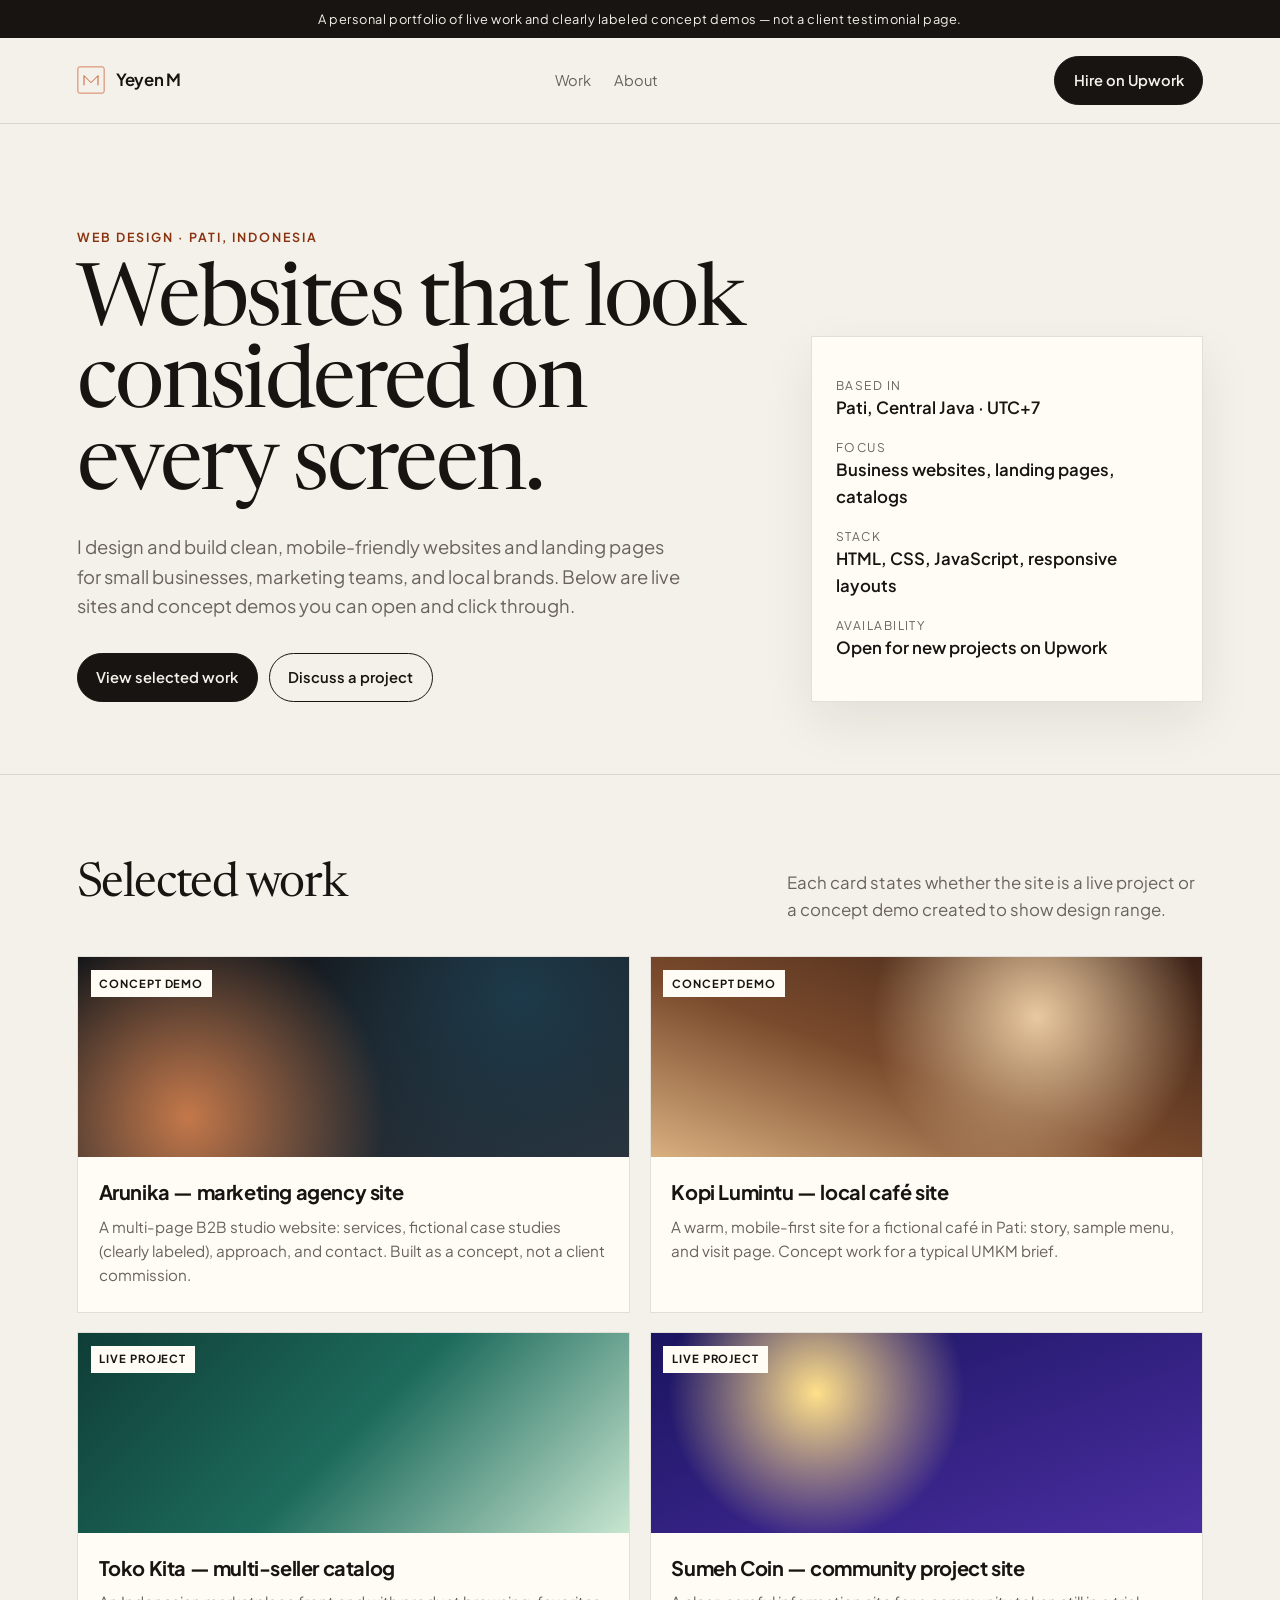
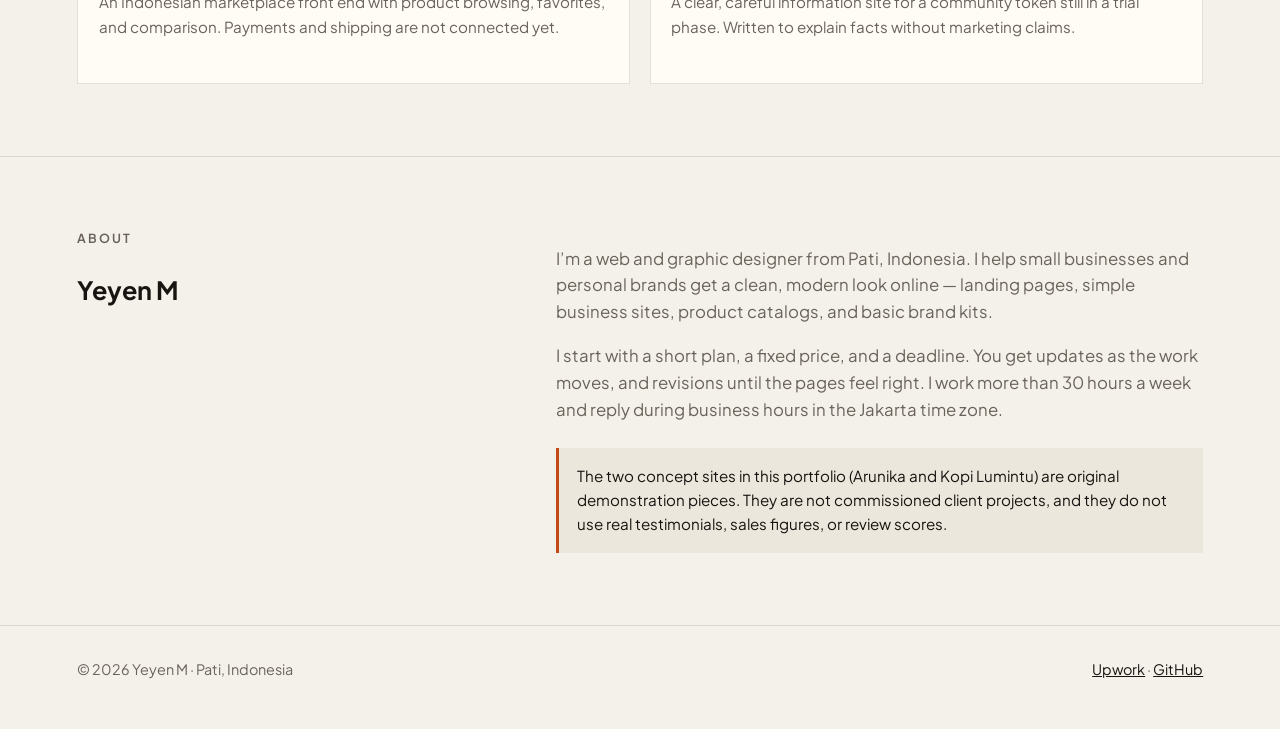
<file: index.html>
<!DOCTYPE html>
<html lang="en">
<head>
  <meta charset="utf-8">
  <meta name="viewport" content="width=device-width, initial-scale=1">
  <title>Yeyen M — Website &amp; Landing Page Designer</title>
  <meta name="description" content="Selected live websites and concept demos by Yeyen M, a web designer in Pati, Indonesia. Agency, local business, marketplace, and community sites.">
  <meta name="author" content="Yeyen M">
  <link rel="icon" href="assets/ym-mark.svg" type="image/svg+xml">
  <link rel="preconnect" href="https://fonts.googleapis.com">
  <link rel="preconnect" href="https://fonts.gstatic.com" crossorigin>
  <link href="https://fonts.googleapis.com/css2?family=Newsreader:ital,opsz,wght@0,6..72,400;0,6..72,500;1,6..72,400&family=Plus+Jakarta+Sans:wght@400;500;600;700&display=swap" rel="stylesheet">
  <link rel="stylesheet" href="styles.css">
</head>
<body>
  <a class="skip" href="#main">Skip to content</a>
  <div class="demo-banner">A personal portfolio of live work and clearly labeled concept demos — not a client testimonial page.</div>
  <header class="site">
    <a class="brand" href="./">
      <svg viewBox="0 0 64 64" fill="none" aria-hidden="true"><rect x="2" y="2" width="60" height="60" rx="4" stroke="currentColor" stroke-width="1.5"/><path d="M16 44V22l16 16 16-16v22" stroke="currentColor" stroke-width="2" stroke-linejoin="round"/></svg>
      Yeyen M
    </a>
    <button class="nav-toggle" type="button" aria-expanded="false" aria-label="Open menu"></button>
    <nav aria-label="Primary">
      <ul>
        <li><a href="#work">Work</a></li>
        <li><a href="#about">About</a></li>
        <li><a class="btn solid" href="https://www.upwork.com/freelancers/~013d0ae5dbf8b68356" rel="noopener">Hire on Upwork</a></li>
      </ul>
    </nav>
    <a class="btn solid" href="https://www.upwork.com/freelancers/~013d0ae5dbf8b68356" rel="noopener">Hire on Upwork</a>
  </header>
  <main id="main">
    <section class="hero">
      <div>
        <p class="eyebrow">Web design · Pati, Indonesia</p>
        <h1>Websites that look considered on every screen.</h1>
        <p class="lede">I design and build clean, mobile-friendly websites and landing pages for small businesses, marketing teams, and local brands. Below are live sites and concept demos you can open and click through.</p>
        <div class="hero-actions">
          <a class="btn solid" href="#work">View selected work</a>
          <a class="btn ghost" href="https://www.upwork.com/freelancers/~013d0ae5dbf8b68356" rel="noopener">Discuss a project</a>
        </div>
      </div>
      <aside class="hero-aside" aria-label="Profile facts">
        <dl>
          <dt>Based in</dt>
          <dd>Pati, Central Java · UTC+7</dd>
          <dt>Focus</dt>
          <dd>Business websites, landing pages, catalogs</dd>
          <dt>Stack</dt>
          <dd>HTML, CSS, JavaScript, responsive layouts</dd>
          <dt>Availability</dt>
          <dd>Open for new projects on Upwork</dd>
        </dl>
      </aside>
    </section>

    <section id="work">
      <div class="section-head">
        <h2>Selected work</h2>
        <p style="margin:0;color:var(--muted);max-width:26rem">Each card states whether the site is a live project or a concept demo created to show design range.</p>
      </div>
      <div class="grid">
        <a class="card" href="agency/">
          <div class="card-visual v-agency"><span class="tag">Concept demo</span></div>
          <div class="card-body">
            <h3>Arunika — marketing agency site</h3>
            <p>A multi-page B2B studio website: services, fictional case studies (clearly labeled), approach, and contact. Built as a concept, not a client commission.</p>
          </div>
        </a>
        <a class="card" href="cafe/">
          <div class="card-visual v-cafe"><span class="tag">Concept demo</span></div>
          <div class="card-body">
            <h3>Kopi Lumintu — local café site</h3>
            <p>A warm, mobile-first site for a fictional café in Pati: story, sample menu, and visit page. Concept work for a typical UMKM brief.</p>
          </div>
        </a>
        <a class="card" href="https://yeyenmuhidin.github.io/toko-kita-id/" rel="noopener">
          <div class="card-visual v-toko"><span class="tag">Live project</span></div>
          <div class="card-body">
            <h3>Toko Kita — multi-seller catalog</h3>
            <p>An Indonesian marketplace front end with product browsing, favorites, and comparison. Payments and shipping are not connected yet.</p>
          </div>
        </a>
        <a class="card" href="https://yeyenmuhidin.github.io/Sumeh_Coin/" rel="noopener">
          <div class="card-visual v-sumeh"><span class="tag">Live project</span></div>
          <div class="card-body">
            <h3>Sumeh Coin — community project site</h3>
            <p>A clear, careful information site for a community token still in a trial phase. Written to explain facts without marketing claims.</p>
          </div>
        </a>
      </div>
    </section>

    <section class="about" id="about">
      <div>
        <p class="eyebrow">About</p>
        <h2>Yeyen M</h2>
      </div>
      <div>
        <p>I’m a web and graphic designer from Pati, Indonesia. I help small businesses and personal brands get a clean, modern look online — landing pages, simple business sites, product catalogs, and basic brand kits.</p>
        <p>I start with a short plan, a fixed price, and a deadline. You get updates as the work moves, and revisions until the pages feel right. I work more than 30 hours a week and reply during business hours in the Jakarta time zone.</p>
        <div class="note">
          The two concept sites in this portfolio (Arunika and Kopi Lumintu) are original demonstration pieces. They are not commissioned client projects, and they do not use real testimonials, sales figures, or review scores.
        </div>
      </div>
    </section>
  </main>
  <footer class="site">
    <div>© 2026 Yeyen M · Pati, Indonesia</div>
    <div>
      <a href="https://www.upwork.com/freelancers/~013d0ae5dbf8b68356" rel="noopener">Upwork</a>
      ·
      <a href="https://github.com/yeyenmuhidin" rel="noopener">GitHub</a>
    </div>
  </footer>
  <script src="agency/nav.js"></script>
</body>
</html>
</file>
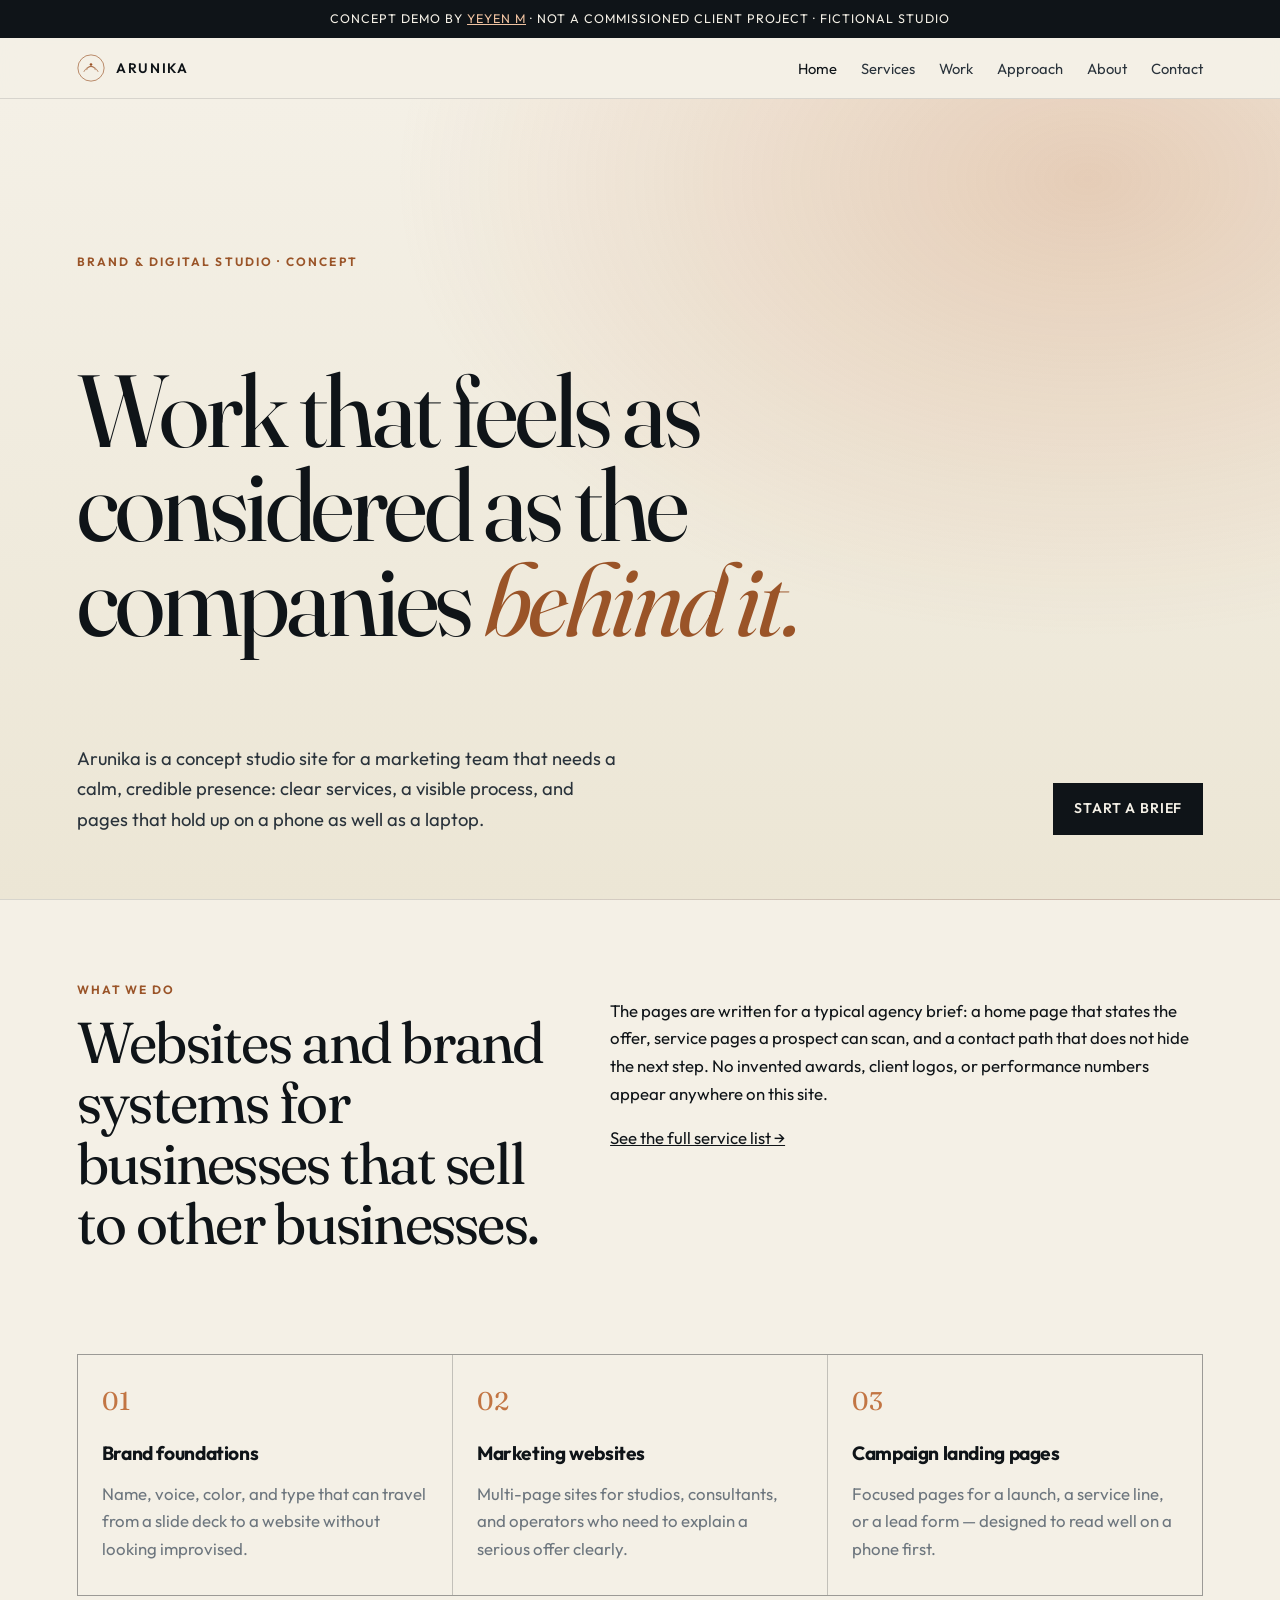
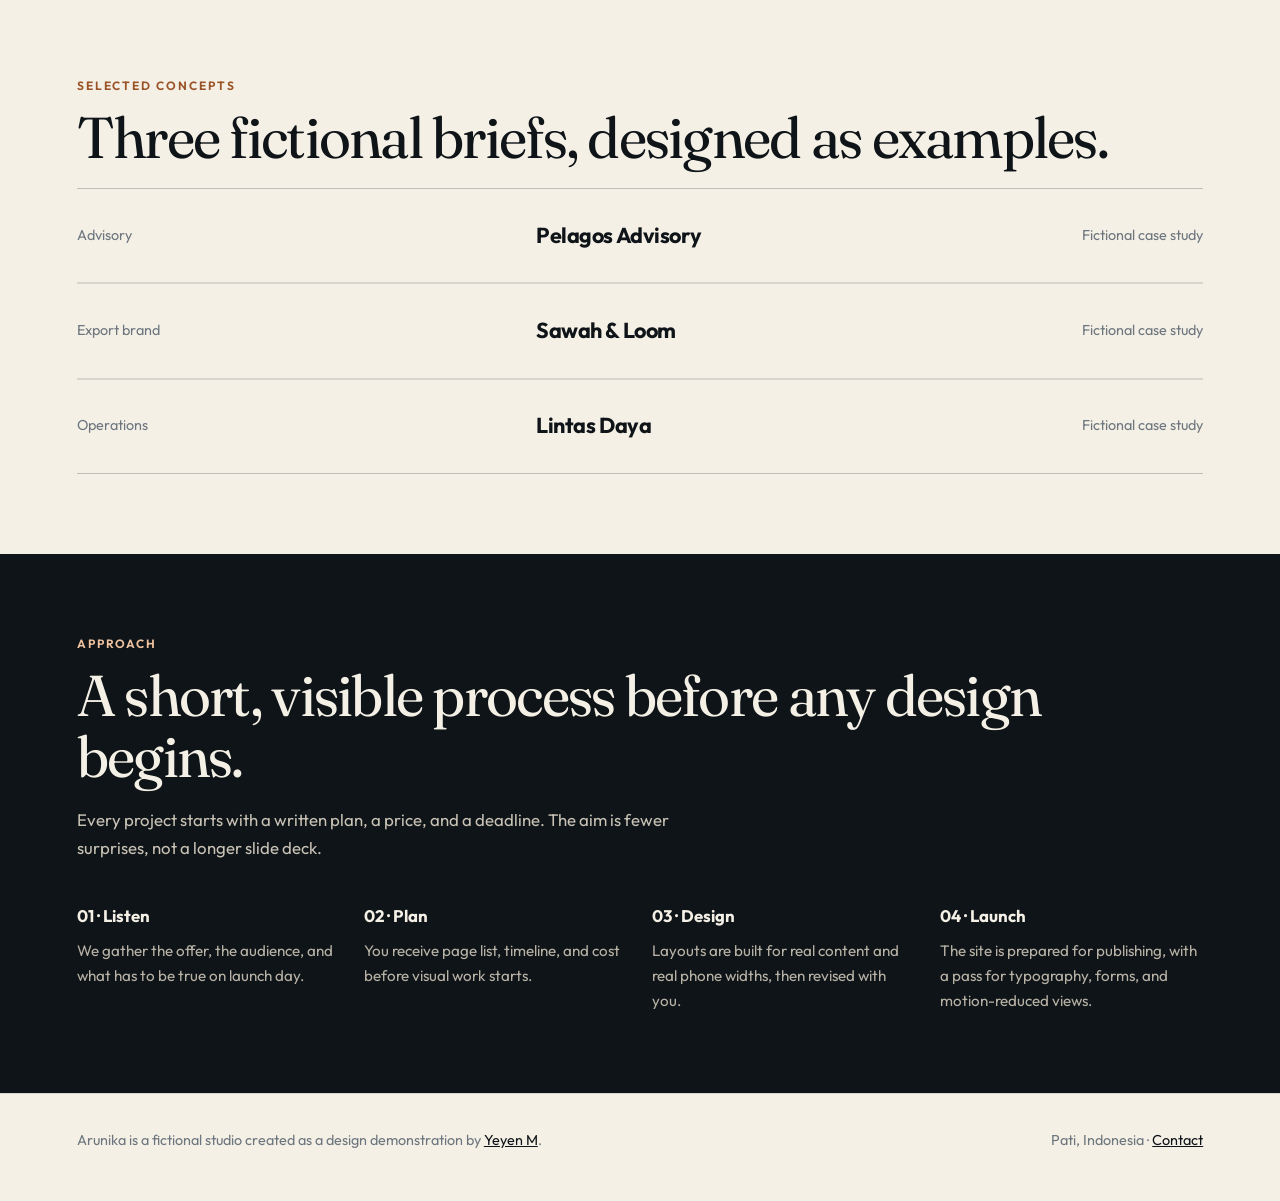
<file: agency/index.html>
<!DOCTYPE html>
<html lang="en">
<head>
  <meta charset="utf-8">
  <meta name="viewport" content="width=device-width, initial-scale=1">
  <title>Arunika — Brand & Digital Studio (Concept Demo)</title>
  <meta name="description" content="Concept website for a fictional marketing studio. Designed by Yeyen M as portfolio work, not a client commission.">
  <meta name="author" content="Yeyen M">
  <link rel="icon" href="../assets/arunika-mark.svg" type="image/svg+xml">
  <link rel="preconnect" href="https://fonts.googleapis.com">
  <link rel="preconnect" href="https://fonts.gstatic.com" crossorigin>
  <link href="https://fonts.googleapis.com/css2?family=Fraunces:ital,opsz,wght@0,9..144,400;0,9..144,500;1,9..144,400&family=Outfit:wght@400;500;580;650&display=swap" rel="stylesheet">
  <link rel="stylesheet" href="styles.css">
  
</head>
<body>
  <a class="skip" href="#main">Skip to content</a>
  <div class="demo-banner">Concept demo by <a href="../">Yeyen M</a> · Not a commissioned client project · Fictional studio</div>
  <header class="site">
    <a class="brand" href="index.html">
      <svg viewBox="0 0 64 64" fill="none" aria-hidden="true"><circle cx="32" cy="32" r="30" stroke="currentColor" stroke-width="1.5"/><path d="M16 40c8-16 24-16 32 0" stroke="currentColor" stroke-width="1.5" stroke-linecap="round"/><path d="M22 36c6-10 14-10 20 0" stroke="currentColor" stroke-width="1.5" stroke-linecap="round"/><circle cx="32" cy="24" r="3" fill="currentColor"/></svg>
      Arunika
    </a>
    <button class="nav-toggle" type="button" aria-expanded="false" aria-label="Open menu"></button>
    <nav aria-label="Primary">
      <ul>
          <li><a href="index.html" aria-current="page">Home</a></li>
          <li><a href="services.html">Services</a></li>
          <li><a href="work.html">Work</a></li>
          <li><a href="approach.html">Approach</a></li>
          <li><a href="about.html">About</a></li>
          <li><a href="contact.html">Contact</a></li>
      </ul>
    </nav>
  </header>
  <main id="main">
    <section class="hero">
      <p class="eyebrow">Brand &amp; digital studio · Concept</p>
      <h1>Work that feels as considered as the companies <em>behind it.</em></h1>
      <div class="row">
        <p>Arunika is a concept studio site for a marketing team that needs a calm, credible presence: clear services, a visible process, and pages that hold up on a phone as well as a laptop.</p>
        <a class="btn solid" href="contact.html">Start a brief</a>
      </div>
    </section>
    <section>
      <div class="split">
        <div>
          <p class="kicker">What we do</p>
          <h2 class="display">Websites and brand systems for businesses that sell to other businesses.</h2>
        </div>
        <div>
          <p>The pages are written for a typical agency brief: a home page that states the offer, service pages a prospect can scan, and a contact path that does not hide the next step. No invented awards, client logos, or performance numbers appear anywhere on this site.</p>
          <p><a href="services.html">See the full service list →</a></p>
        </div>
      </div>
    </section>
    <section style="padding-top:0">
      <div class="services">
        <article class="service"><span class="num">01</span><h3>Brand foundations</h3><p>Name, voice, color, and type that can travel from a slide deck to a website without looking improvised.</p></article>
        <article class="service"><span class="num">02</span><h3>Marketing websites</h3><p>Multi-page sites for studios, consultants, and operators who need to explain a serious offer clearly.</p></article>
        <article class="service"><span class="num">03</span><h3>Campaign landing pages</h3><p>Focused pages for a launch, a service line, or a lead form — designed to read well on a phone first.</p></article>
      </div>
    </section>
    <section style="padding-top:0">
      <p class="kicker">Selected concepts</p>
      <h2 class="display">Three fictional briefs, designed as examples.</h2>
      <div class="work-list">
        <a class="work-item" href="work.html#pelagos">
          <span class="meta">Advisory</span>
          <strong>Pelagos Advisory</strong>
          <span class="meta">Fictional case study</span>
        </a>
        <a class="work-item" href="work.html#sawah">
          <span class="meta">Export brand</span>
          <strong>Sawah &amp; Loom</strong>
          <span class="meta">Fictional case study</span>
        </a>
        <a class="work-item" href="work.html#lintas">
          <span class="meta">Operations</span>
          <strong>Lintas Daya</strong>
          <span class="meta">Fictional case study</span>
        </a>
      </div>
    </section>
    <section class="panel">
      <p class="kicker" style="color:#efc2a0">Approach</p>
      <h2 class="display">A short, visible process before any design begins.</h2>
      <p>Every project starts with a written plan, a price, and a deadline. The aim is fewer surprises, not a longer slide deck.</p>
      <div class="steps">
        <div><h3>01 · Listen</h3><p>We gather the offer, the audience, and what has to be true on launch day.</p></div>
        <div><h3>02 · Plan</h3><p>You receive page list, timeline, and cost before visual work starts.</p></div>
        <div><h3>03 · Design</h3><p>Layouts are built for real content and real phone widths, then revised with you.</p></div>
        <div><h3>04 · Launch</h3><p>The site is prepared for publishing, with a pass for typography, forms, and motion-reduced views.</p></div>
      </div>
    </section>

  </main>
  <footer class="site">
    <div>Arunika is a fictional studio created as a design demonstration by <a href="../">Yeyen M</a>.</div>
    <div>Pati, Indonesia · <a href="contact.html">Contact</a></div>
  </footer>
  <script src="nav.js"></script>
</body>
</html>
</file>
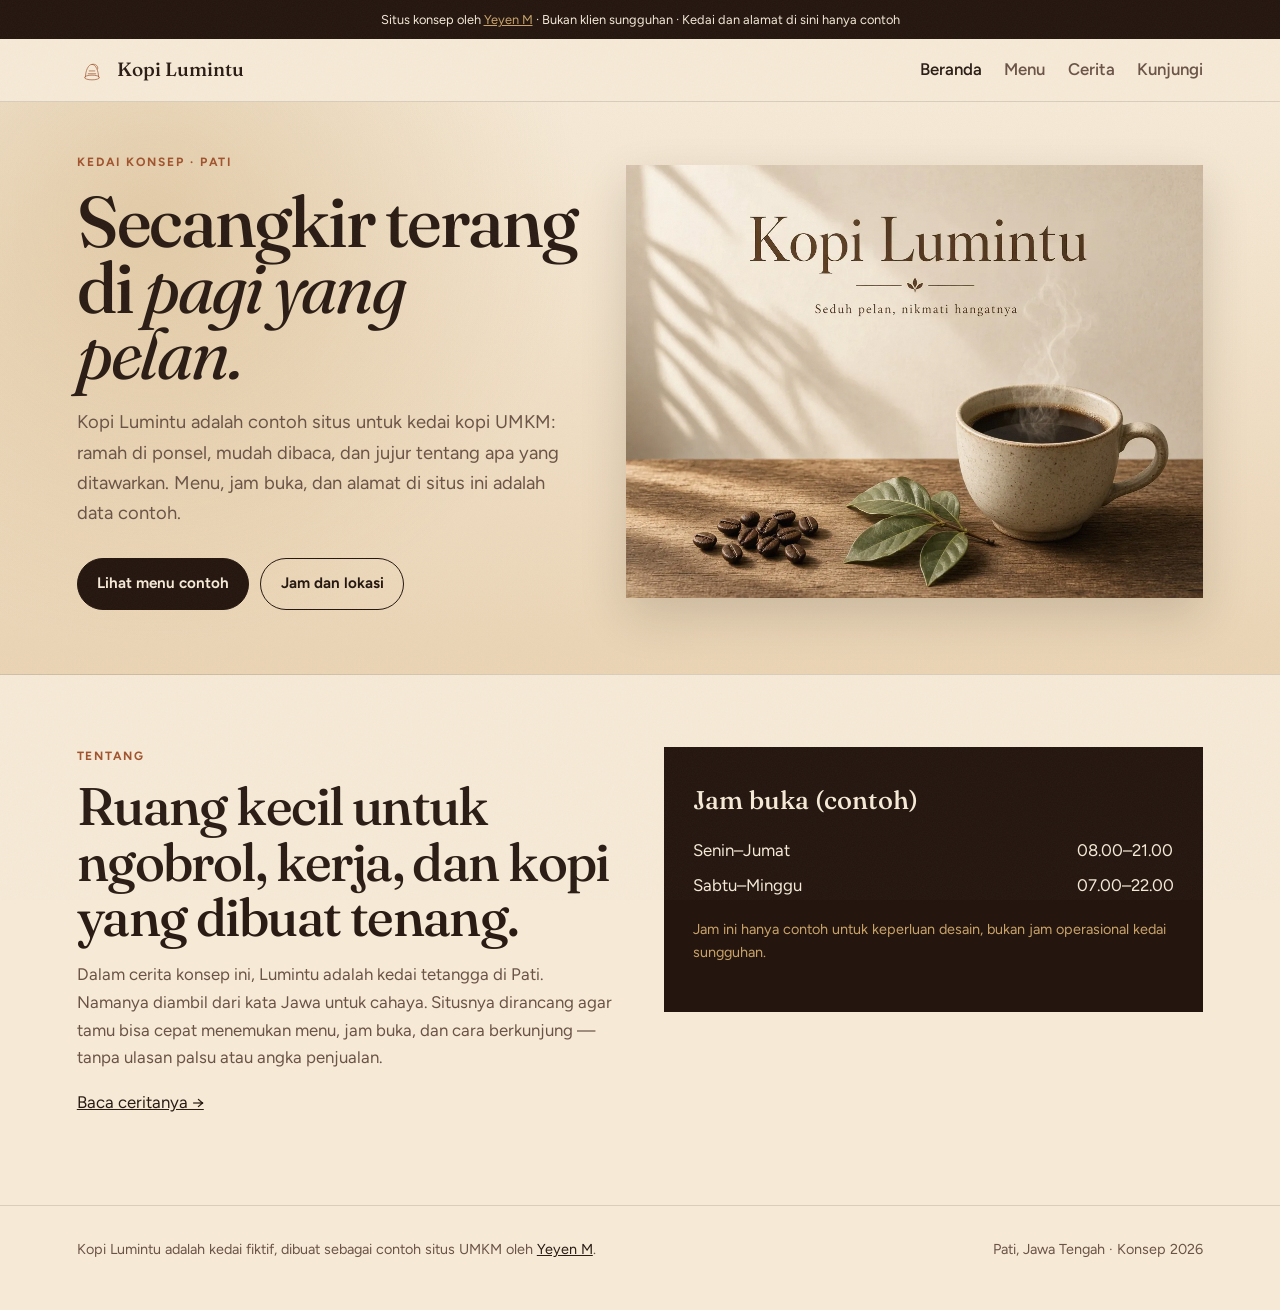
<file: cafe/index.html>
<!DOCTYPE html>
<html lang="id">
<head>
  <meta charset="utf-8">
  <meta name="viewport" content="width=device-width, initial-scale=1">
  <title>Kopi Lumintu — Kedai konsep di Pati</title>
  <meta name="description" content="Situs konsep untuk kedai kopi UMKM fiktif di Pati, dibuat oleh Yeyen M. Bukan klien sungguhan.">
  <meta name="author" content="Yeyen M">
  <link rel="icon" href="../assets/lumintu-mark.svg" type="image/svg+xml">
  <link rel="preconnect" href="https://fonts.googleapis.com">
  <link rel="preconnect" href="https://fonts.gstatic.com" crossorigin>
  <link href="https://fonts.googleapis.com/css2?family=Figtree:wght@400;500;560;650;700&family=Fraunces:ital,opsz,wght@0,9..144,400;0,9..144,500;1,9..144,400&display=swap" rel="stylesheet">
  <link rel="stylesheet" href="styles.css">
</head>
<body>
  <a class="skip" href="#main">Lewati ke isi</a>
  <div class="demo-banner">Situs konsep oleh <a href="../">Yeyen M</a> · Bukan klien sungguhan · Kedai dan alamat di sini hanya contoh</div>
  <header class="site">
    <a class="brand" href="index.html">
      <svg viewBox="0 0 64 64" fill="none" aria-hidden="true"><ellipse cx="32" cy="48" rx="16" ry="5" stroke="currentColor" stroke-width="1.5"/><path d="M18 48c0-14 6-28 14-28s14 14 14 28" stroke="currentColor" stroke-width="1.5"/><path d="M32 20c8-2 14 4 12 10" stroke="currentColor" stroke-width="1.5" stroke-linecap="round"/><path d="M26 34h12M24 40h16" stroke="currentColor" stroke-width="1.5" stroke-linecap="round"/></svg>
      Kopi Lumintu
    </a>
    <button class="nav-toggle" type="button" aria-expanded="false" aria-label="Buka menu"></button>
    <nav aria-label="Utama">
      <ul>
          <li><a href="index.html" aria-current="page">Beranda</a></li>
          <li><a href="menu.html">Menu</a></li>
          <li><a href="cerita.html">Cerita</a></li>
          <li><a href="kunjungi.html">Kunjungi</a></li>
      </ul>
    </nav>
  </header>
  <main id="main">
    <section class="hero">
      <div class="hero-copy">
        <p class="kicker">Kedai konsep · Pati</p>
        <h1>Secangkir terang di <em>pagi yang pelan.</em></h1>
        <p class="lede">Kopi Lumintu adalah contoh situs untuk kedai kopi UMKM: ramah di ponsel, mudah dibaca, dan jujur tentang apa yang ditawarkan. Menu, jam buka, dan alamat di situs ini adalah data contoh.</p>
        <div class="hero-actions">
          <a class="btn" href="menu.html">Lihat menu contoh</a>
          <a class="btn ghost" href="kunjungi.html">Jam dan lokasi</a>
        </div>
      </div>
      <figure class="hero-visual">
        <picture>
          <source type="image/webp" srcset="assets/hero-kopi-lumintu.webp">
          <img
            src="assets/hero-kopi-lumintu.jpg"
            width="1152"
            height="864"
            alt="Gambar konsep Kopi Lumintu: cangkir kopi panas di meja kayu bersama biji kopi dan daun, dengan tulisan Seduh pelan, nikmati hangatnya">
        </picture>
      </figure>
    </section>
    <section class="split">
      <div>
        <p class="kicker">Tentang</p>
        <h2 class="display">Ruang kecil untuk ngobrol, kerja, dan kopi yang dibuat tenang.</h2>
        <p class="prose">Dalam cerita konsep ini, Lumintu adalah kedai tetangga di Pati. Namanya diambil dari kata Jawa untuk cahaya. Situsnya dirancang agar tamu bisa cepat menemukan menu, jam buka, dan cara berkunjung — tanpa ulasan palsu atau angka penjualan.</p>
        <p><a href="cerita.html">Baca ceritanya →</a></p>
      </div>
      <aside class="hours">
        <h3>Jam buka (contoh)</h3>
        <dl>
          <dt>Senin–Jumat</dt><dd>08.00–21.00</dd>
          <dt>Sabtu–Minggu</dt><dd>07.00–22.00</dd>
        </dl>
        <p class="note">Jam ini hanya contoh untuk keperluan desain, bukan jam operasional kedai sungguhan.</p>
      </aside>
    </section>

  </main>
  <footer class="site">
    <div>Kopi Lumintu adalah kedai fiktif, dibuat sebagai contoh situs UMKM oleh <a href="../">Yeyen M</a>.</div>
    <div>Pati, Jawa Tengah · Konsep 2026</div>
  </footer>
  <script src="nav.js"></script>
</body>
</html>
</file>
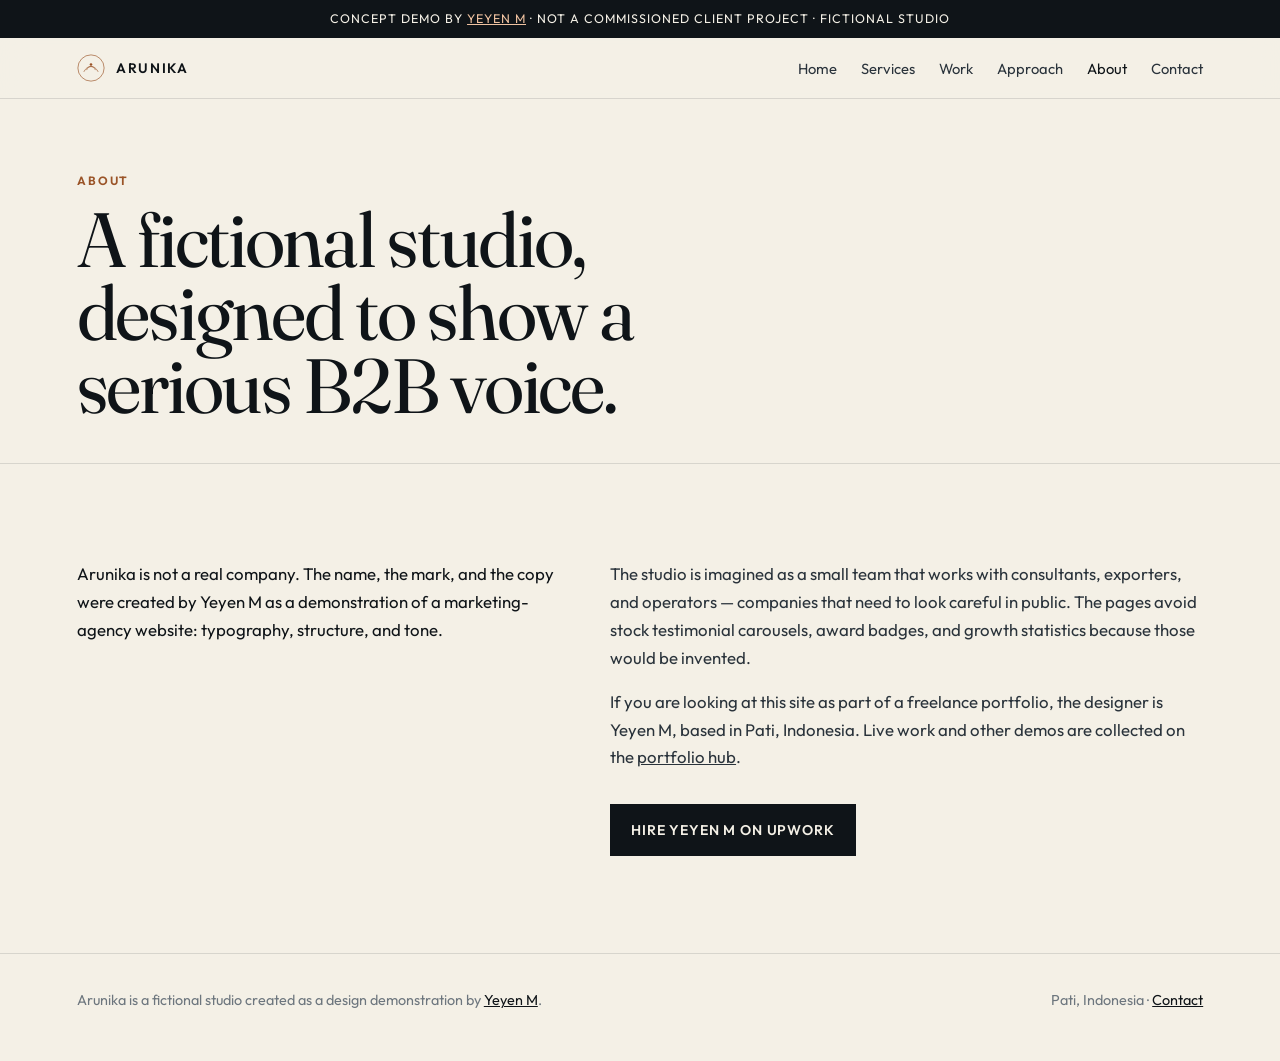
<file: agency/about.html>
<!DOCTYPE html>
<html lang="en">
<head>
  <meta charset="utf-8">
  <meta name="viewport" content="width=device-width, initial-scale=1">
  <title>About — Arunika (Concept Demo)</title>
  <meta name="description" content="About page for a fictional marketing studio created as a portfolio demonstration by Yeyen M.">
  <meta name="author" content="Yeyen M">
  <link rel="icon" href="../assets/arunika-mark.svg" type="image/svg+xml">
  <link rel="preconnect" href="https://fonts.googleapis.com">
  <link rel="preconnect" href="https://fonts.gstatic.com" crossorigin>
  <link href="https://fonts.googleapis.com/css2?family=Fraunces:ital,opsz,wght@0,9..144,400;0,9..144,500;1,9..144,400&family=Outfit:wght@400;500;580;650&display=swap" rel="stylesheet">
  <link rel="stylesheet" href="styles.css">
  
</head>
<body>
  <a class="skip" href="#main">Skip to content</a>
  <div class="demo-banner">Concept demo by <a href="../">Yeyen M</a> · Not a commissioned client project · Fictional studio</div>
  <header class="site">
    <a class="brand" href="index.html">
      <svg viewBox="0 0 64 64" fill="none" aria-hidden="true"><circle cx="32" cy="32" r="30" stroke="currentColor" stroke-width="1.5"/><path d="M16 40c8-16 24-16 32 0" stroke="currentColor" stroke-width="1.5" stroke-linecap="round"/><path d="M22 36c6-10 14-10 20 0" stroke="currentColor" stroke-width="1.5" stroke-linecap="round"/><circle cx="32" cy="24" r="3" fill="currentColor"/></svg>
      Arunika
    </a>
    <button class="nav-toggle" type="button" aria-expanded="false" aria-label="Open menu"></button>
    <nav aria-label="Primary">
      <ul>
          <li><a href="index.html">Home</a></li>
          <li><a href="services.html">Services</a></li>
          <li><a href="work.html">Work</a></li>
          <li><a href="approach.html">Approach</a></li>
          <li><a href="about.html" aria-current="page">About</a></li>
          <li><a href="contact.html">Contact</a></li>
      </ul>
    </nav>
  </header>
  <main id="main">
    <header class="page-hero">
      <p class="kicker">About</p>
      <h1>A fictional studio, designed to show a serious B2B voice.</h1>
    </header>
    <section class="split">
      <div>
        <p class="prose">Arunika is not a real company. The name, the mark, and the copy were created by Yeyen M as a demonstration of a marketing-agency website: typography, structure, and tone.</p>
      </div>
      <div class="prose">
        <p>The studio is imagined as a small team that works with consultants, exporters, and operators — companies that need to look careful in public. The pages avoid stock testimonial carousels, award badges, and growth statistics because those would be invented.</p>
        <p>If you are looking at this site as part of a freelance portfolio, the designer is Yeyen M, based in Pati, Indonesia. Live work and other demos are collected on the <a href="../">portfolio hub</a>.</p>
        <p><a class="btn solid" href="https://www.upwork.com/freelancers/~013d0ae5dbf8b68356" rel="noopener" style="margin-top:1rem">Hire Yeyen M on Upwork</a></p>
      </div>
    </section>

  </main>
  <footer class="site">
    <div>Arunika is a fictional studio created as a design demonstration by <a href="../">Yeyen M</a>.</div>
    <div>Pati, Indonesia · <a href="contact.html">Contact</a></div>
  </footer>
  <script src="nav.js"></script>
</body>
</html>
</file>
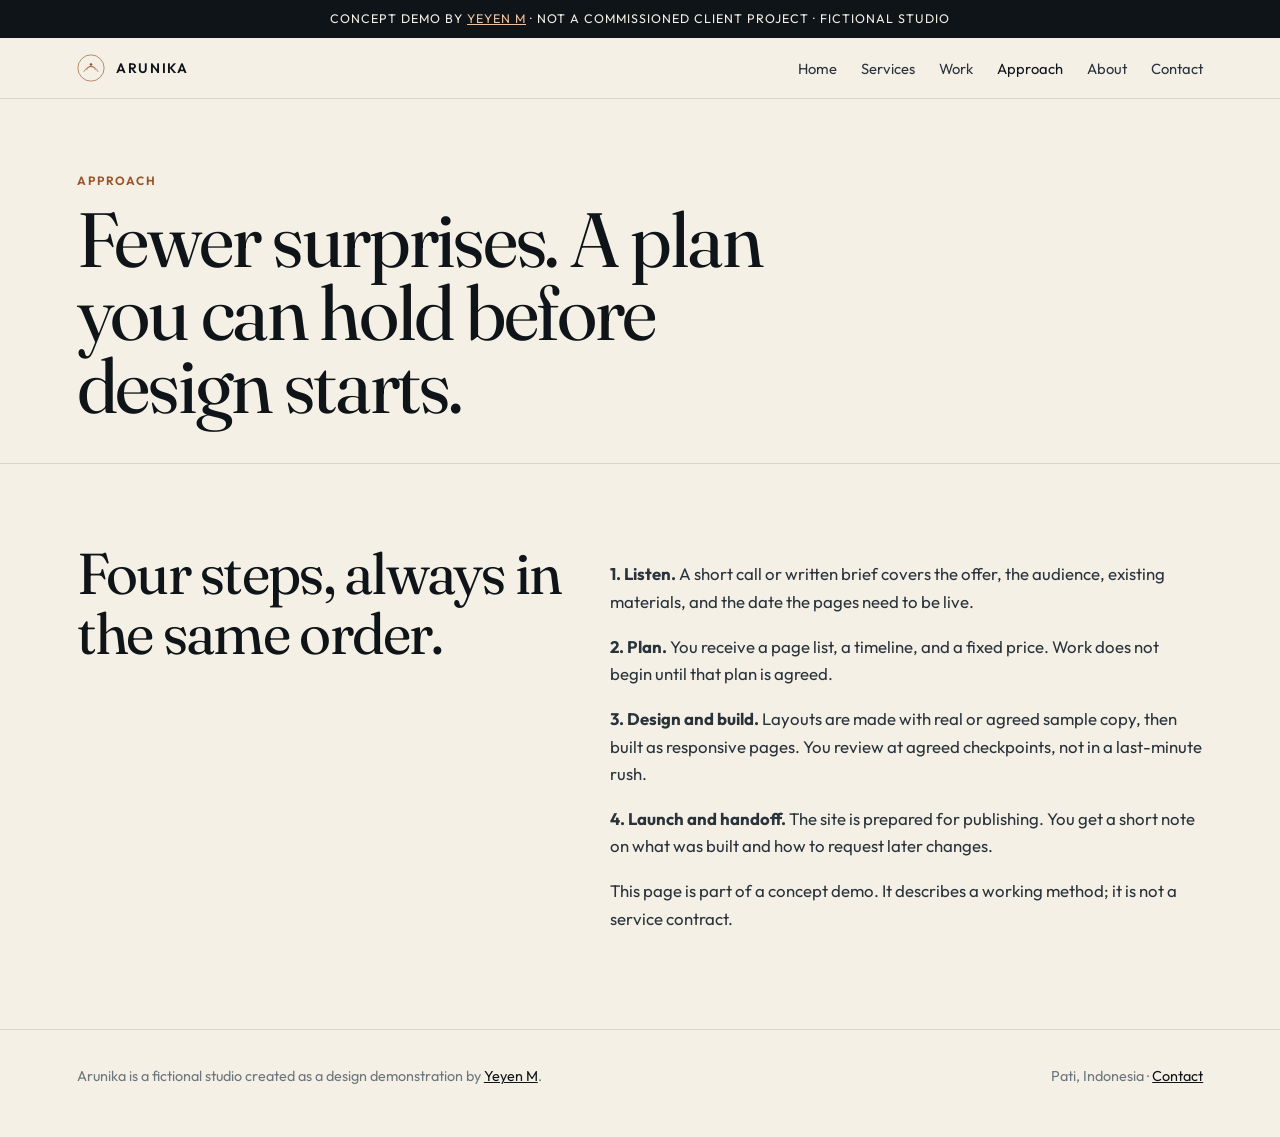
<file: agency/approach.html>
<!DOCTYPE html>
<html lang="en">
<head>
  <meta charset="utf-8">
  <meta name="viewport" content="width=device-width, initial-scale=1">
  <title>Approach — Arunika (Concept Demo)</title>
  <meta name="description" content="Project process for a fictional studio site, designed by Yeyen M as a concept demo.">
  <meta name="author" content="Yeyen M">
  <link rel="icon" href="../assets/arunika-mark.svg" type="image/svg+xml">
  <link rel="preconnect" href="https://fonts.googleapis.com">
  <link rel="preconnect" href="https://fonts.gstatic.com" crossorigin>
  <link href="https://fonts.googleapis.com/css2?family=Fraunces:ital,opsz,wght@0,9..144,400;0,9..144,500;1,9..144,400&family=Outfit:wght@400;500;580;650&display=swap" rel="stylesheet">
  <link rel="stylesheet" href="styles.css">
  
</head>
<body>
  <a class="skip" href="#main">Skip to content</a>
  <div class="demo-banner">Concept demo by <a href="../">Yeyen M</a> · Not a commissioned client project · Fictional studio</div>
  <header class="site">
    <a class="brand" href="index.html">
      <svg viewBox="0 0 64 64" fill="none" aria-hidden="true"><circle cx="32" cy="32" r="30" stroke="currentColor" stroke-width="1.5"/><path d="M16 40c8-16 24-16 32 0" stroke="currentColor" stroke-width="1.5" stroke-linecap="round"/><path d="M22 36c6-10 14-10 20 0" stroke="currentColor" stroke-width="1.5" stroke-linecap="round"/><circle cx="32" cy="24" r="3" fill="currentColor"/></svg>
      Arunika
    </a>
    <button class="nav-toggle" type="button" aria-expanded="false" aria-label="Open menu"></button>
    <nav aria-label="Primary">
      <ul>
          <li><a href="index.html">Home</a></li>
          <li><a href="services.html">Services</a></li>
          <li><a href="work.html">Work</a></li>
          <li><a href="approach.html" aria-current="page">Approach</a></li>
          <li><a href="about.html">About</a></li>
          <li><a href="contact.html">Contact</a></li>
      </ul>
    </nav>
  </header>
  <main id="main">
    <header class="page-hero">
      <p class="kicker">Approach</p>
      <h1>Fewer surprises. A plan you can hold before design starts.</h1>
    </header>
    <section class="split">
      <div>
        <h2 class="display">Four steps, always in the same order.</h2>
      </div>
      <div class="prose">
        <p><strong>1. Listen.</strong> A short call or written brief covers the offer, the audience, existing materials, and the date the pages need to be live.</p>
        <p><strong>2. Plan.</strong> You receive a page list, a timeline, and a fixed price. Work does not begin until that plan is agreed.</p>
        <p><strong>3. Design and build.</strong> Layouts are made with real or agreed sample copy, then built as responsive pages. You review at agreed checkpoints, not in a last-minute rush.</p>
        <p><strong>4. Launch and handoff.</strong> The site is prepared for publishing. You get a short note on what was built and how to request later changes.</p>
        <p>This page is part of a concept demo. It describes a working method; it is not a service contract.</p>
      </div>
    </section>

  </main>
  <footer class="site">
    <div>Arunika is a fictional studio created as a design demonstration by <a href="../">Yeyen M</a>.</div>
    <div>Pati, Indonesia · <a href="contact.html">Contact</a></div>
  </footer>
  <script src="nav.js"></script>
</body>
</html>
</file>
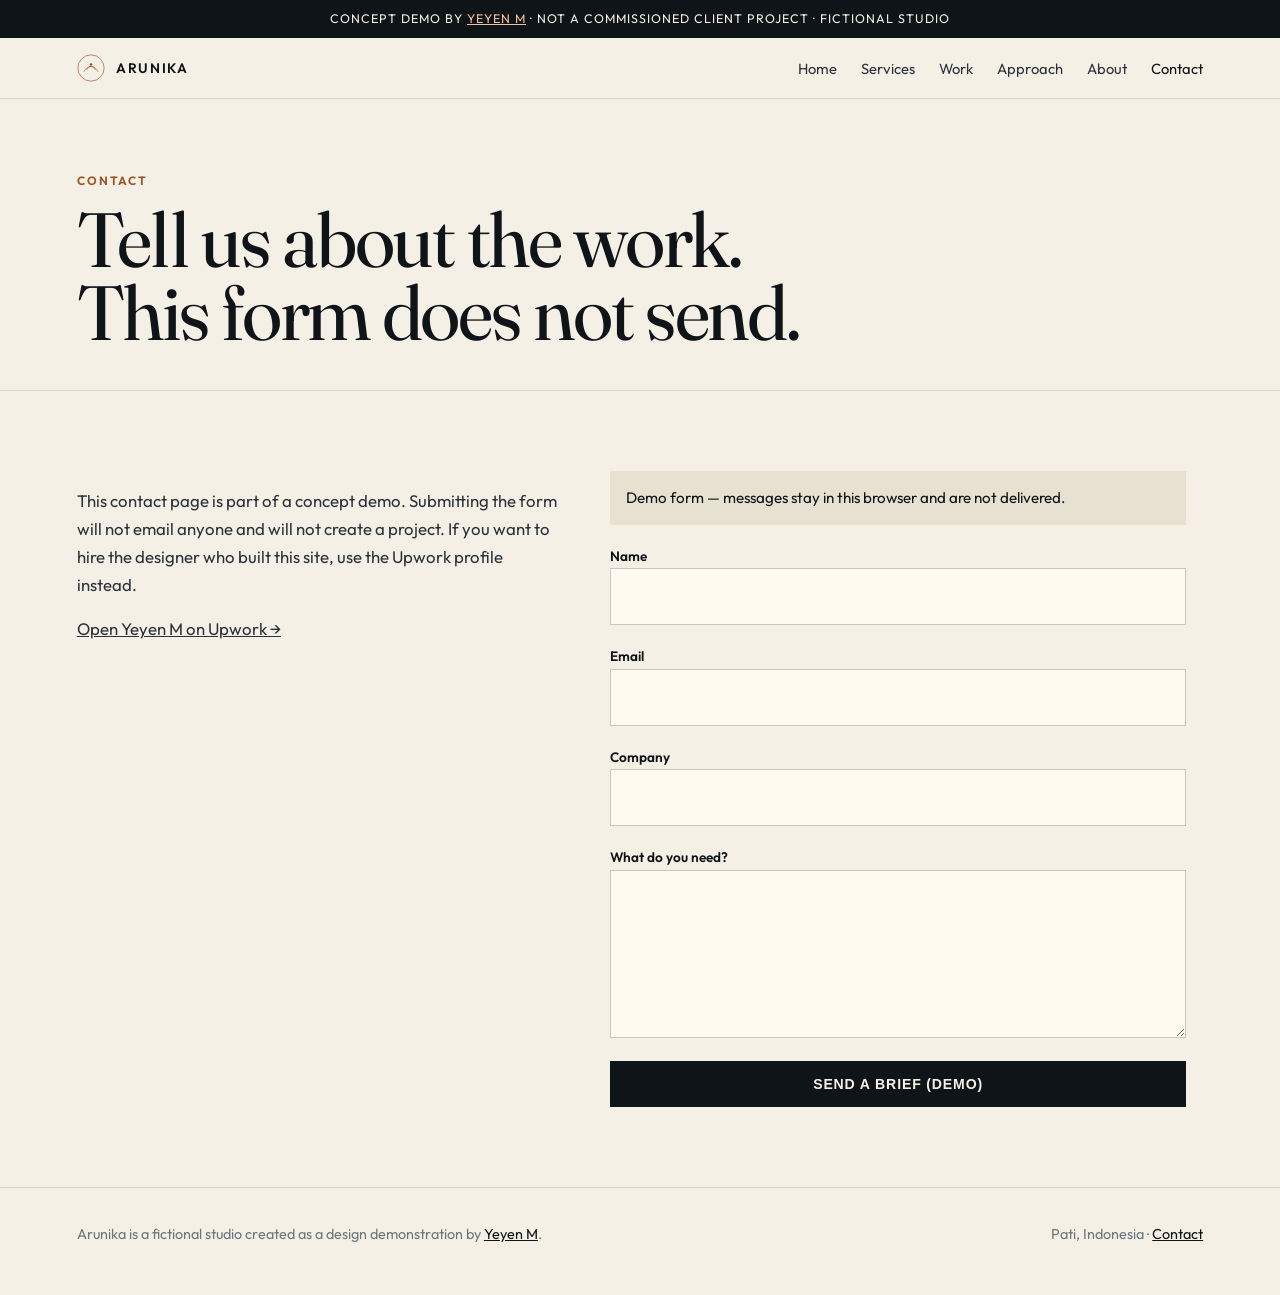
<file: agency/contact.html>
<!DOCTYPE html>
<html lang="en">
<head>
  <meta charset="utf-8">
  <meta name="viewport" content="width=device-width, initial-scale=1">
  <title>Contact — Arunika (Concept Demo)</title>
  <meta name="description" content="Demo contact page. The form does not send messages. Hire Yeyen M on Upwork.">
  <meta name="author" content="Yeyen M">
  <link rel="icon" href="../assets/arunika-mark.svg" type="image/svg+xml">
  <link rel="preconnect" href="https://fonts.googleapis.com">
  <link rel="preconnect" href="https://fonts.gstatic.com" crossorigin>
  <link href="https://fonts.googleapis.com/css2?family=Fraunces:ital,opsz,wght@0,9..144,400;0,9..144,500;1,9..144,400&family=Outfit:wght@400;500;580;650&display=swap" rel="stylesheet">
  <link rel="stylesheet" href="styles.css">
  
</head>
<body>
  <a class="skip" href="#main">Skip to content</a>
  <div class="demo-banner">Concept demo by <a href="../">Yeyen M</a> · Not a commissioned client project · Fictional studio</div>
  <header class="site">
    <a class="brand" href="index.html">
      <svg viewBox="0 0 64 64" fill="none" aria-hidden="true"><circle cx="32" cy="32" r="30" stroke="currentColor" stroke-width="1.5"/><path d="M16 40c8-16 24-16 32 0" stroke="currentColor" stroke-width="1.5" stroke-linecap="round"/><path d="M22 36c6-10 14-10 20 0" stroke="currentColor" stroke-width="1.5" stroke-linecap="round"/><circle cx="32" cy="24" r="3" fill="currentColor"/></svg>
      Arunika
    </a>
    <button class="nav-toggle" type="button" aria-expanded="false" aria-label="Open menu"></button>
    <nav aria-label="Primary">
      <ul>
          <li><a href="index.html">Home</a></li>
          <li><a href="services.html">Services</a></li>
          <li><a href="work.html">Work</a></li>
          <li><a href="approach.html">Approach</a></li>
          <li><a href="about.html">About</a></li>
          <li><a href="contact.html" aria-current="page">Contact</a></li>
      </ul>
    </nav>
  </header>
  <main id="main">
    <header class="page-hero">
      <p class="kicker">Contact</p>
      <h1>Tell us about the work. This form does not send.</h1>
    </header>
    <section class="split">
      <div class="prose">
        <p>This contact page is part of a concept demo. Submitting the form will not email anyone and will not create a project. If you want to hire the designer who built this site, use the Upwork profile instead.</p>
        <p><a href="https://www.upwork.com/freelancers/~013d0ae5dbf8b68356" rel="noopener">Open Yeyen M on Upwork →</a></p>
      </div>
      <form class="contact" id="demo-form" action="#" method="post" novalidate>
        <div class="form-note">Demo form — messages stay in this browser and are not delivered.</div>
        <div>
          <label for="name">Name</label>
          <input id="name" name="name" autocomplete="name">
        </div>
        <div>
          <label for="email">Email</label>
          <input id="email" name="email" type="email" autocomplete="email">
        </div>
        <div>
          <label for="company">Company</label>
          <input id="company" name="company" autocomplete="organization">
        </div>
        <div>
          <label for="brief">What do you need?</label>
          <textarea id="brief" name="brief" rows="5"></textarea>
        </div>
        <button class="btn solid" type="submit">Send a brief (demo)</button>
        <div class="form-ok" id="form-ok" role="status">This is a demonstration form, so nothing was sent. To reach Yeyen M, please use the Upwork profile linked on this page.</div>
      </form>
    </section>
    <script>
      document.getElementById("demo-form").addEventListener("submit", function (e) {
        e.preventDefault();
        document.getElementById("form-ok").style.display = "block";
      });
    </script>

  </main>
  <footer class="site">
    <div>Arunika is a fictional studio created as a design demonstration by <a href="../">Yeyen M</a>.</div>
    <div>Pati, Indonesia · <a href="contact.html">Contact</a></div>
  </footer>
  <script src="nav.js"></script>
</body>
</html>
</file>
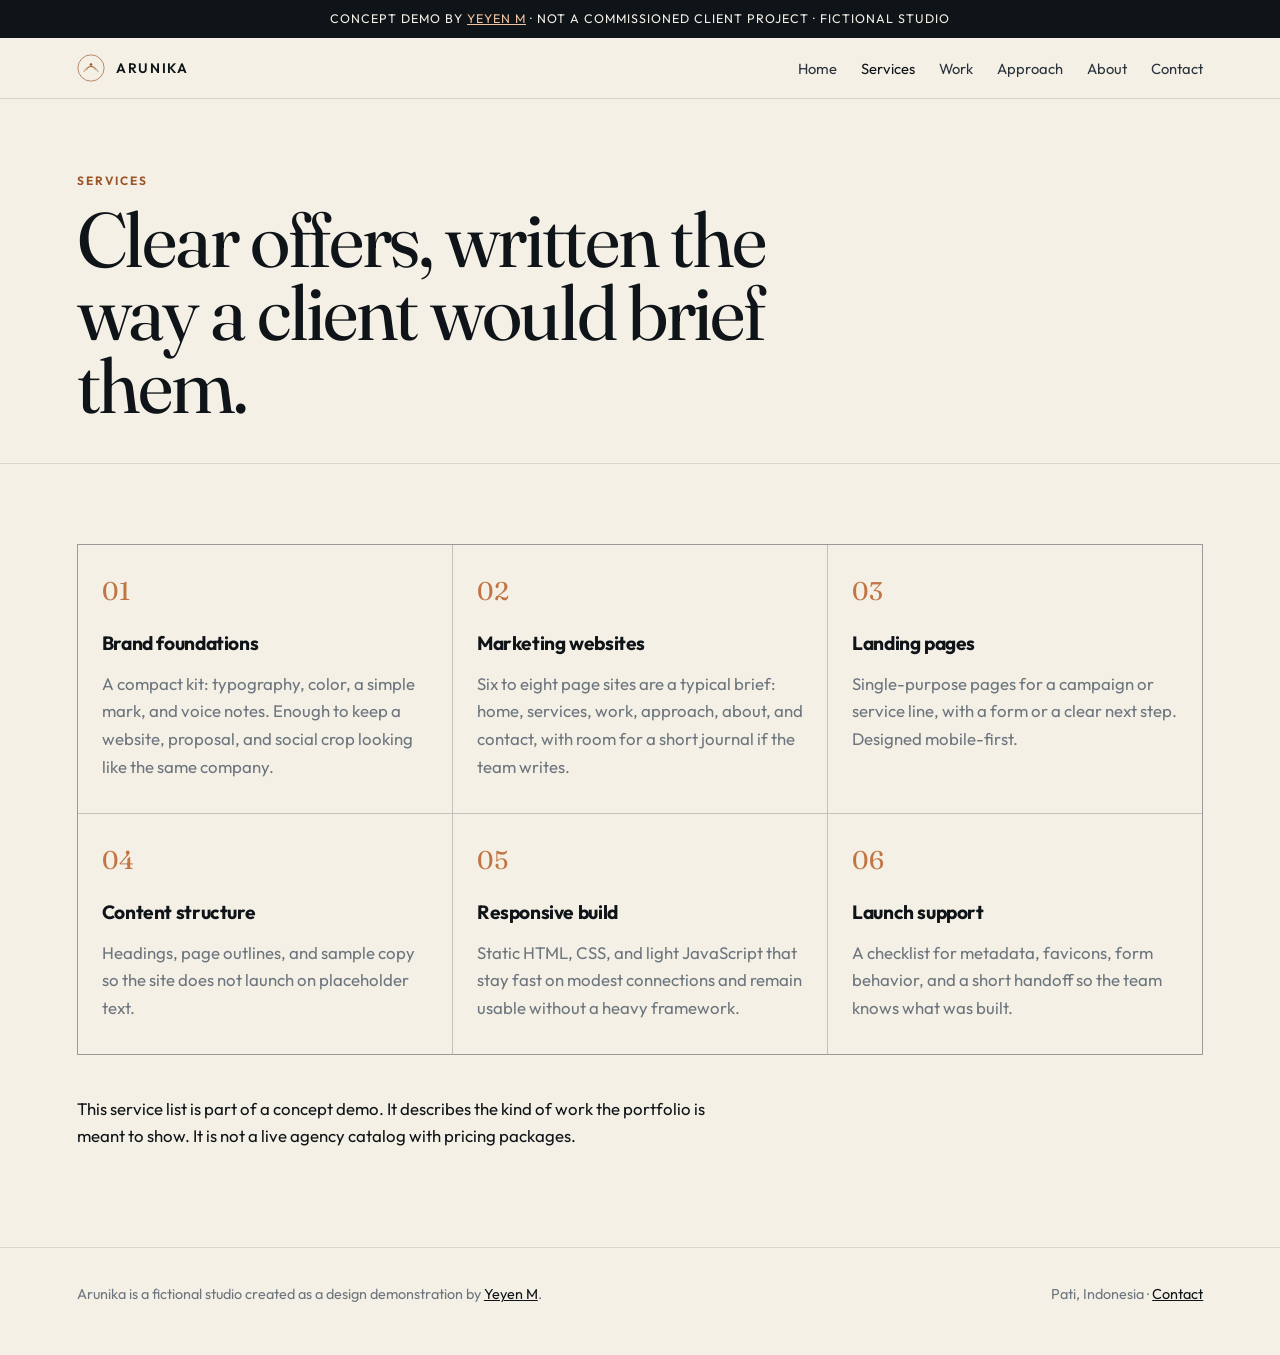
<file: agency/services.html>
<!DOCTYPE html>
<html lang="en">
<head>
  <meta charset="utf-8">
  <meta name="viewport" content="width=device-width, initial-scale=1">
  <title>Services — Arunika (Concept Demo)</title>
  <meta name="description" content="Service list for a fictional marketing studio, created as a design demonstration by Yeyen M.">
  <meta name="author" content="Yeyen M">
  <link rel="icon" href="../assets/arunika-mark.svg" type="image/svg+xml">
  <link rel="preconnect" href="https://fonts.googleapis.com">
  <link rel="preconnect" href="https://fonts.gstatic.com" crossorigin>
  <link href="https://fonts.googleapis.com/css2?family=Fraunces:ital,opsz,wght@0,9..144,400;0,9..144,500;1,9..144,400&family=Outfit:wght@400;500;580;650&display=swap" rel="stylesheet">
  <link rel="stylesheet" href="styles.css">
  
</head>
<body>
  <a class="skip" href="#main">Skip to content</a>
  <div class="demo-banner">Concept demo by <a href="../">Yeyen M</a> · Not a commissioned client project · Fictional studio</div>
  <header class="site">
    <a class="brand" href="index.html">
      <svg viewBox="0 0 64 64" fill="none" aria-hidden="true"><circle cx="32" cy="32" r="30" stroke="currentColor" stroke-width="1.5"/><path d="M16 40c8-16 24-16 32 0" stroke="currentColor" stroke-width="1.5" stroke-linecap="round"/><path d="M22 36c6-10 14-10 20 0" stroke="currentColor" stroke-width="1.5" stroke-linecap="round"/><circle cx="32" cy="24" r="3" fill="currentColor"/></svg>
      Arunika
    </a>
    <button class="nav-toggle" type="button" aria-expanded="false" aria-label="Open menu"></button>
    <nav aria-label="Primary">
      <ul>
          <li><a href="index.html">Home</a></li>
          <li><a href="services.html" aria-current="page">Services</a></li>
          <li><a href="work.html">Work</a></li>
          <li><a href="approach.html">Approach</a></li>
          <li><a href="about.html">About</a></li>
          <li><a href="contact.html">Contact</a></li>
      </ul>
    </nav>
  </header>
  <main id="main">
    <header class="page-hero">
      <p class="kicker">Services</p>
      <h1>Clear offers, written the way a client would brief them.</h1>
    </header>
    <section>
      <div class="services">
        <article class="service"><span class="num">01</span><h3>Brand foundations</h3><p>A compact kit: typography, color, a simple mark, and voice notes. Enough to keep a website, proposal, and social crop looking like the same company.</p></article>
        <article class="service"><span class="num">02</span><h3>Marketing websites</h3><p>Six to eight page sites are a typical brief: home, services, work, approach, about, and contact, with room for a short journal if the team writes.</p></article>
        <article class="service"><span class="num">03</span><h3>Landing pages</h3><p>Single-purpose pages for a campaign or service line, with a form or a clear next step. Designed mobile-first.</p></article>
        <article class="service"><span class="num">04</span><h3>Content structure</h3><p>Headings, page outlines, and sample copy so the site does not launch on placeholder text.</p></article>
        <article class="service"><span class="num">05</span><h3>Responsive build</h3><p>Static HTML, CSS, and light JavaScript that stay fast on modest connections and remain usable without a heavy framework.</p></article>
        <article class="service"><span class="num">06</span><h3>Launch support</h3><p>A checklist for metadata, favicons, form behavior, and a short handoff so the team knows what was built.</p></article>
      </div>
      <p class="prose" style="margin-top:2.5rem">This service list is part of a concept demo. It describes the kind of work the portfolio is meant to show. It is not a live agency catalog with pricing packages.</p>
    </section>

  </main>
  <footer class="site">
    <div>Arunika is a fictional studio created as a design demonstration by <a href="../">Yeyen M</a>.</div>
    <div>Pati, Indonesia · <a href="contact.html">Contact</a></div>
  </footer>
  <script src="nav.js"></script>
</body>
</html>
</file>
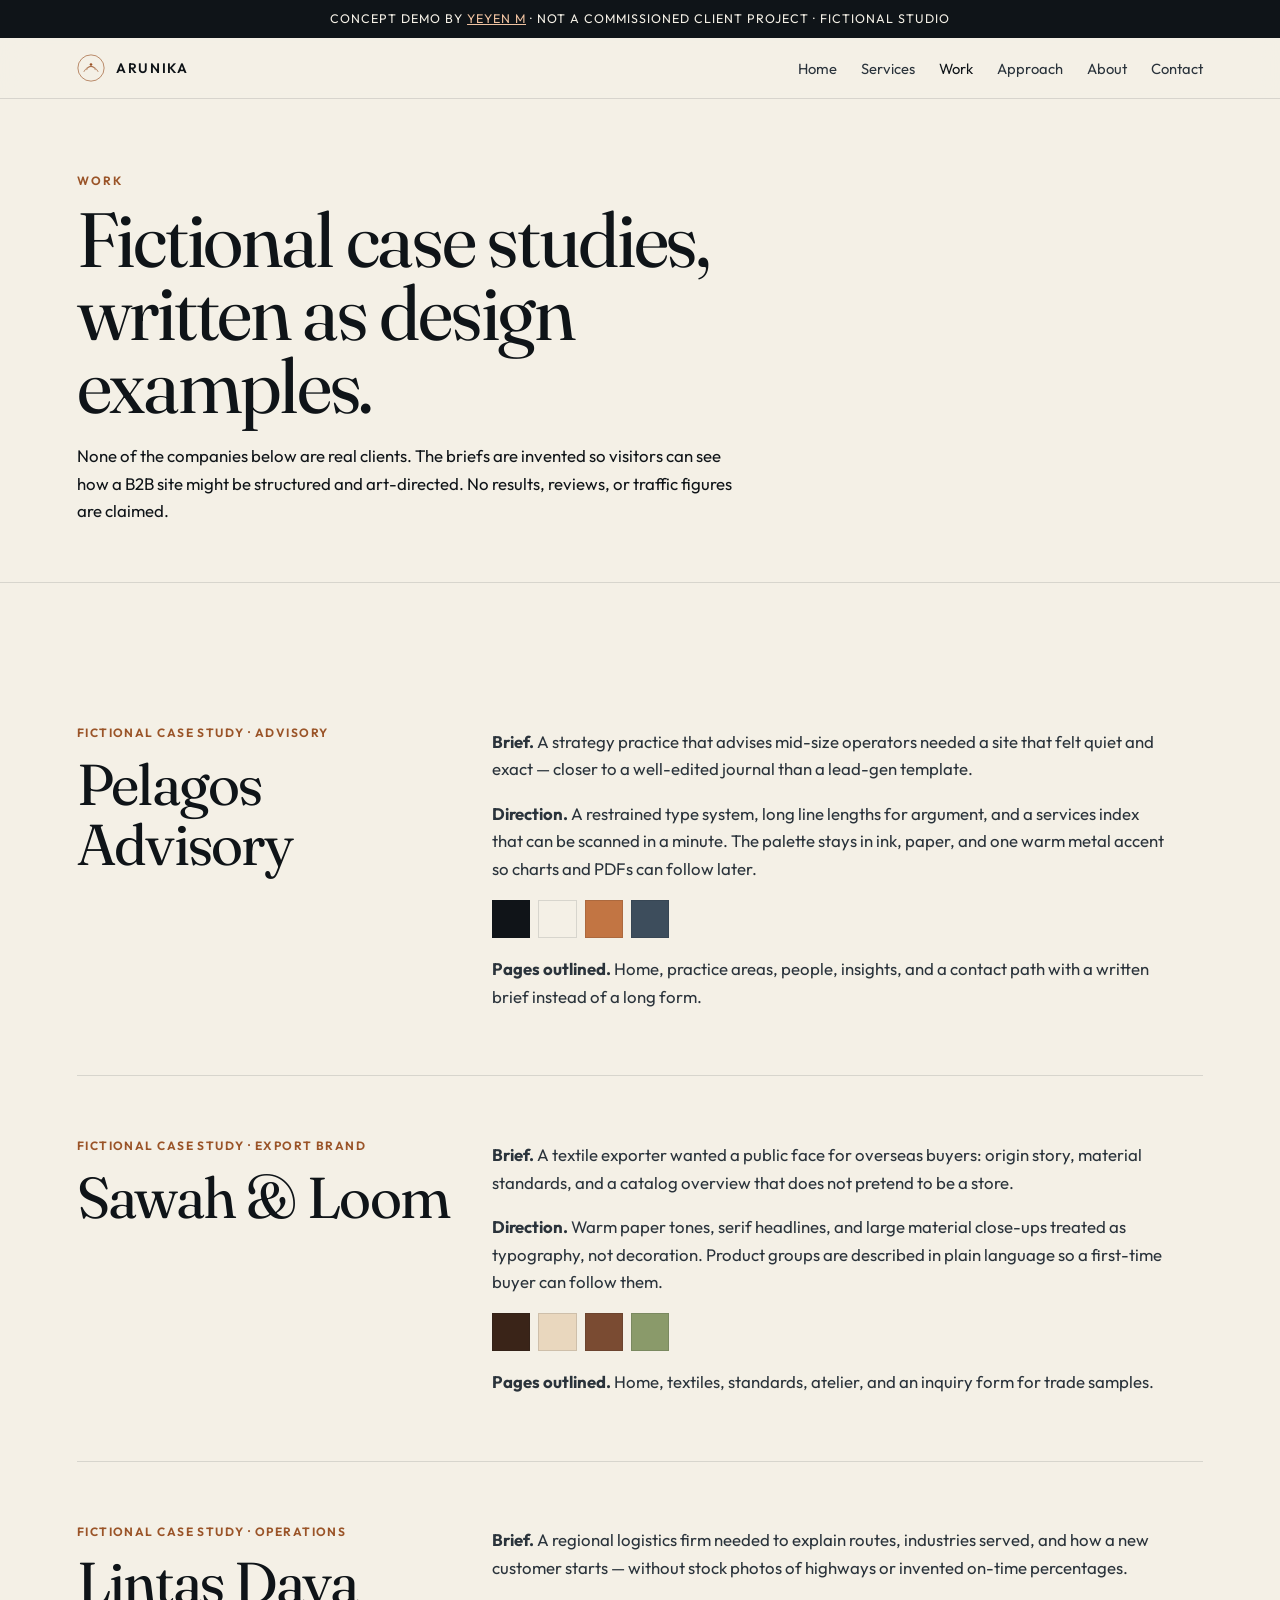
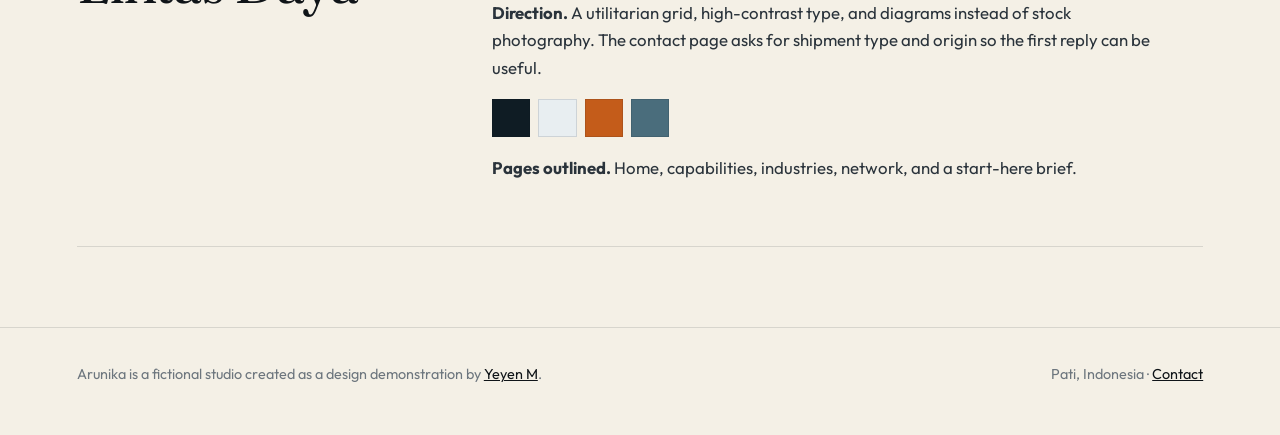
<file: agency/work.html>
<!DOCTYPE html>
<html lang="en">
<head>
  <meta charset="utf-8">
  <meta name="viewport" content="width=device-width, initial-scale=1">
  <title>Work — Arunika (Concept Demo)</title>
  <meta name="description" content="Fictional case studies for a concept marketing-agency website by Yeyen M. No real clients or metrics.">
  <meta name="author" content="Yeyen M">
  <link rel="icon" href="../assets/arunika-mark.svg" type="image/svg+xml">
  <link rel="preconnect" href="https://fonts.googleapis.com">
  <link rel="preconnect" href="https://fonts.gstatic.com" crossorigin>
  <link href="https://fonts.googleapis.com/css2?family=Fraunces:ital,opsz,wght@0,9..144,400;0,9..144,500;1,9..144,400&family=Outfit:wght@400;500;580;650&display=swap" rel="stylesheet">
  <link rel="stylesheet" href="styles.css">
  
</head>
<body>
  <a class="skip" href="#main">Skip to content</a>
  <div class="demo-banner">Concept demo by <a href="../">Yeyen M</a> · Not a commissioned client project · Fictional studio</div>
  <header class="site">
    <a class="brand" href="index.html">
      <svg viewBox="0 0 64 64" fill="none" aria-hidden="true"><circle cx="32" cy="32" r="30" stroke="currentColor" stroke-width="1.5"/><path d="M16 40c8-16 24-16 32 0" stroke="currentColor" stroke-width="1.5" stroke-linecap="round"/><path d="M22 36c6-10 14-10 20 0" stroke="currentColor" stroke-width="1.5" stroke-linecap="round"/><circle cx="32" cy="24" r="3" fill="currentColor"/></svg>
      Arunika
    </a>
    <button class="nav-toggle" type="button" aria-expanded="false" aria-label="Open menu"></button>
    <nav aria-label="Primary">
      <ul>
          <li><a href="index.html">Home</a></li>
          <li><a href="services.html">Services</a></li>
          <li><a href="work.html" aria-current="page">Work</a></li>
          <li><a href="approach.html">Approach</a></li>
          <li><a href="about.html">About</a></li>
          <li><a href="contact.html">Contact</a></li>
      </ul>
    </nav>
  </header>
  <main id="main">
    <header class="page-hero">
      <p class="kicker">Work</p>
      <h1>Fictional case studies, written as design examples.</h1>
      <p class="prose" style="margin-top:1.2rem">None of the companies below are real clients. The briefs are invented so visitors can see how a B2B site might be structured and art-directed. No results, reviews, or traffic figures are claimed.</p>
    </header>
    <section>
      <article class="case" id="pelagos">
        <div>
          <p class="label">Fictional case study · Advisory</p>
          <h2 class="display">Pelagos Advisory</h2>
        </div>
        <div class="prose">
          <p><strong>Brief.</strong> A strategy practice that advises mid-size operators needed a site that felt quiet and exact — closer to a well-edited journal than a lead-gen template.</p>
          <p><strong>Direction.</strong> A restrained type system, long line lengths for argument, and a services index that can be scanned in a minute. The palette stays in ink, paper, and one warm metal accent so charts and PDFs can follow later.</p>
          <div class="swatch-row" aria-hidden="true">
            <div class="swatch" style="background:#101418"></div>
            <div class="swatch" style="background:#f4f0e6"></div>
            <div class="swatch" style="background:#c27543"></div>
            <div class="swatch" style="background:#3d4d5c"></div>
          </div>
          <p><strong>Pages outlined.</strong> Home, practice areas, people, insights, and a contact path with a written brief instead of a long form.</p>
        </div>
      </article>
      <article class="case" id="sawah">
        <div>
          <p class="label">Fictional case study · Export brand</p>
          <h2 class="display">Sawah &amp; Loom</h2>
        </div>
        <div class="prose">
          <p><strong>Brief.</strong> A textile exporter wanted a public face for overseas buyers: origin story, material standards, and a catalog overview that does not pretend to be a store.</p>
          <p><strong>Direction.</strong> Warm paper tones, serif headlines, and large material close-ups treated as typography, not decoration. Product groups are described in plain language so a first-time buyer can follow them.</p>
          <div class="swatch-row" aria-hidden="true">
            <div class="swatch" style="background:#3a2418"></div>
            <div class="swatch" style="background:#e9d7be"></div>
            <div class="swatch" style="background:#7a4b32"></div>
            <div class="swatch" style="background:#8a9a6a"></div>
          </div>
          <p><strong>Pages outlined.</strong> Home, textiles, standards, atelier, and an inquiry form for trade samples.</p>
        </div>
      </article>
      <article class="case" id="lintas">
        <div>
          <p class="label">Fictional case study · Operations</p>
          <h2 class="display">Lintas Daya</h2>
        </div>
        <div class="prose">
          <p><strong>Brief.</strong> A regional logistics firm needed to explain routes, industries served, and how a new customer starts — without stock photos of highways or invented on-time percentages.</p>
          <p><strong>Direction.</strong> A utilitarian grid, high-contrast type, and diagrams instead of stock photography. The contact page asks for shipment type and origin so the first reply can be useful.</p>
          <div class="swatch-row" aria-hidden="true">
            <div class="swatch" style="background:#0f1c24"></div>
            <div class="swatch" style="background:#e8eef1"></div>
            <div class="swatch" style="background:#c45c1a"></div>
            <div class="swatch" style="background:#4a6d7c"></div>
          </div>
          <p><strong>Pages outlined.</strong> Home, capabilities, industries, network, and a start-here brief.</p>
        </div>
      </article>
    </section>

  </main>
  <footer class="site">
    <div>Arunika is a fictional studio created as a design demonstration by <a href="../">Yeyen M</a>.</div>
    <div>Pati, Indonesia · <a href="contact.html">Contact</a></div>
  </footer>
  <script src="nav.js"></script>
</body>
</html>
</file>
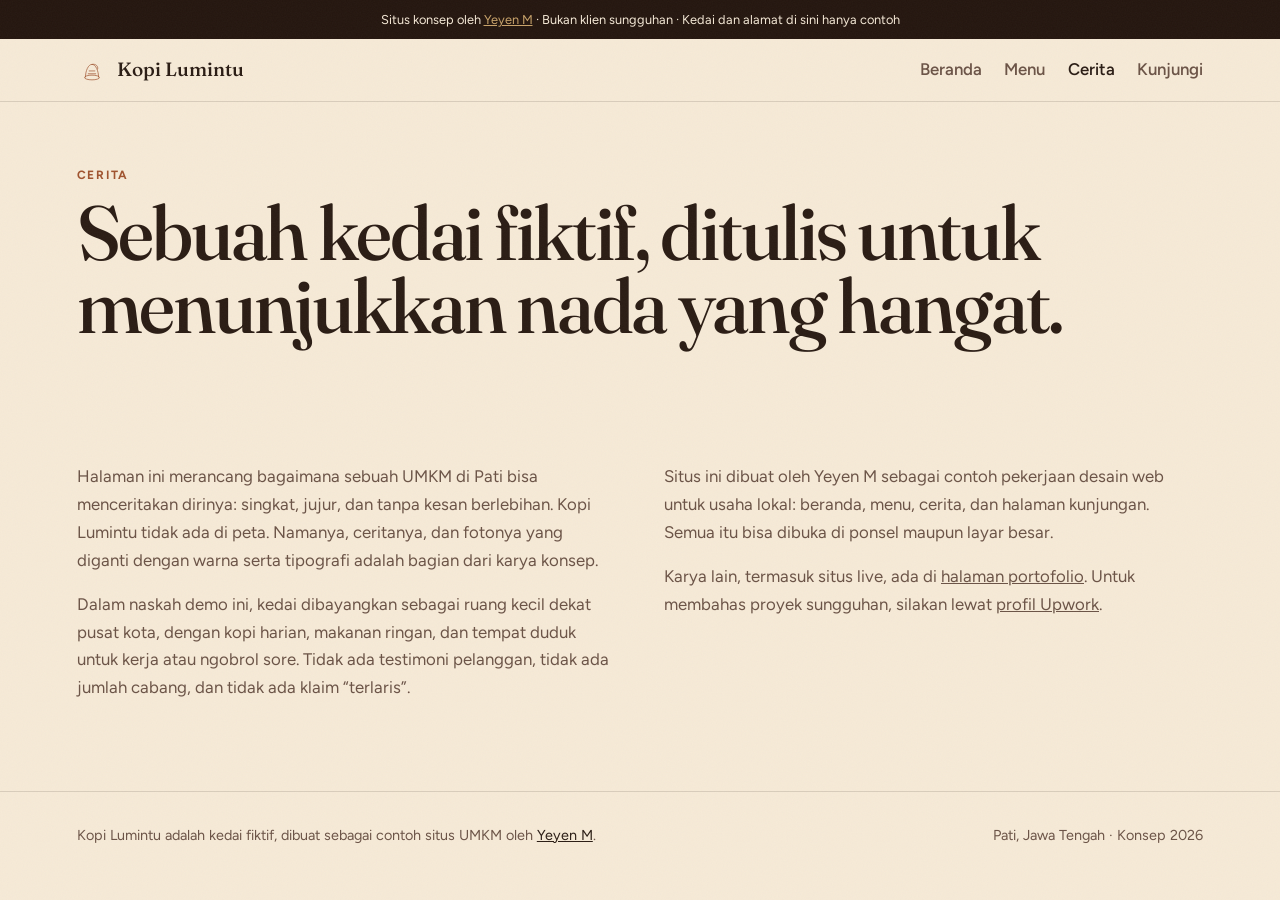
<file: cafe/cerita.html>
<!DOCTYPE html>
<html lang="id">
<head>
  <meta charset="utf-8">
  <meta name="viewport" content="width=device-width, initial-scale=1">
  <title>Cerita — Kopi Lumintu</title>
  <meta name="description" content="Latar konsep kedai fiktif Kopi Lumintu, situs demo oleh Yeyen M.">
  <meta name="author" content="Yeyen M">
  <link rel="icon" href="../assets/lumintu-mark.svg" type="image/svg+xml">
  <link rel="preconnect" href="https://fonts.googleapis.com">
  <link rel="preconnect" href="https://fonts.gstatic.com" crossorigin>
  <link href="https://fonts.googleapis.com/css2?family=Figtree:wght@400;500;560;650;700&family=Fraunces:ital,opsz,wght@0,9..144,400;0,9..144,500;1,9..144,400&display=swap" rel="stylesheet">
  <link rel="stylesheet" href="styles.css">
</head>
<body>
  <a class="skip" href="#main">Lewati ke isi</a>
  <div class="demo-banner">Situs konsep oleh <a href="../">Yeyen M</a> · Bukan klien sungguhan · Kedai dan alamat di sini hanya contoh</div>
  <header class="site">
    <a class="brand" href="index.html">
      <svg viewBox="0 0 64 64" fill="none" aria-hidden="true"><ellipse cx="32" cy="48" rx="16" ry="5" stroke="currentColor" stroke-width="1.5"/><path d="M18 48c0-14 6-28 14-28s14 14 14 28" stroke="currentColor" stroke-width="1.5"/><path d="M32 20c8-2 14 4 12 10" stroke="currentColor" stroke-width="1.5" stroke-linecap="round"/><path d="M26 34h12M24 40h16" stroke="currentColor" stroke-width="1.5" stroke-linecap="round"/></svg>
      Kopi Lumintu
    </a>
    <button class="nav-toggle" type="button" aria-expanded="false" aria-label="Buka menu"></button>
    <nav aria-label="Utama">
      <ul>
          <li><a href="index.html">Beranda</a></li>
          <li><a href="menu.html">Menu</a></li>
          <li><a href="cerita.html" aria-current="page">Cerita</a></li>
          <li><a href="kunjungi.html">Kunjungi</a></li>
      </ul>
    </nav>
  </header>
  <main id="main">
    <header class="page-hero">
      <p class="kicker">Cerita</p>
      <h1>Sebuah kedai fiktif, ditulis untuk menunjukkan nada yang hangat.</h1>
    </header>
    <section class="split">
      <div class="prose">
        <p>Halaman ini merancang bagaimana sebuah UMKM di Pati bisa menceritakan dirinya: singkat, jujur, dan tanpa kesan berlebihan. Kopi Lumintu tidak ada di peta. Namanya, ceritanya, dan fotonya yang diganti dengan warna serta tipografi adalah bagian dari karya konsep.</p>
        <p>Dalam naskah demo ini, kedai dibayangkan sebagai ruang kecil dekat pusat kota, dengan kopi harian, makanan ringan, dan tempat duduk untuk kerja atau ngobrol sore. Tidak ada testimoni pelanggan, tidak ada jumlah cabang, dan tidak ada klaim “terlaris”.</p>
      </div>
      <div class="prose">
        <p>Situs ini dibuat oleh Yeyen M sebagai contoh pekerjaan desain web untuk usaha lokal: beranda, menu, cerita, dan halaman kunjungan. Semua itu bisa dibuka di ponsel maupun layar besar.</p>
        <p>Karya lain, termasuk situs live, ada di <a href="../">halaman portofolio</a>. Untuk membahas proyek sungguhan, silakan lewat <a href="https://www.upwork.com/freelancers/~013d0ae5dbf8b68356" rel="noopener">profil Upwork</a>.</p>
      </div>
    </section>

  </main>
  <footer class="site">
    <div>Kopi Lumintu adalah kedai fiktif, dibuat sebagai contoh situs UMKM oleh <a href="../">Yeyen M</a>.</div>
    <div>Pati, Jawa Tengah · Konsep 2026</div>
  </footer>
  <script src="nav.js"></script>
</body>
</html>
</file>
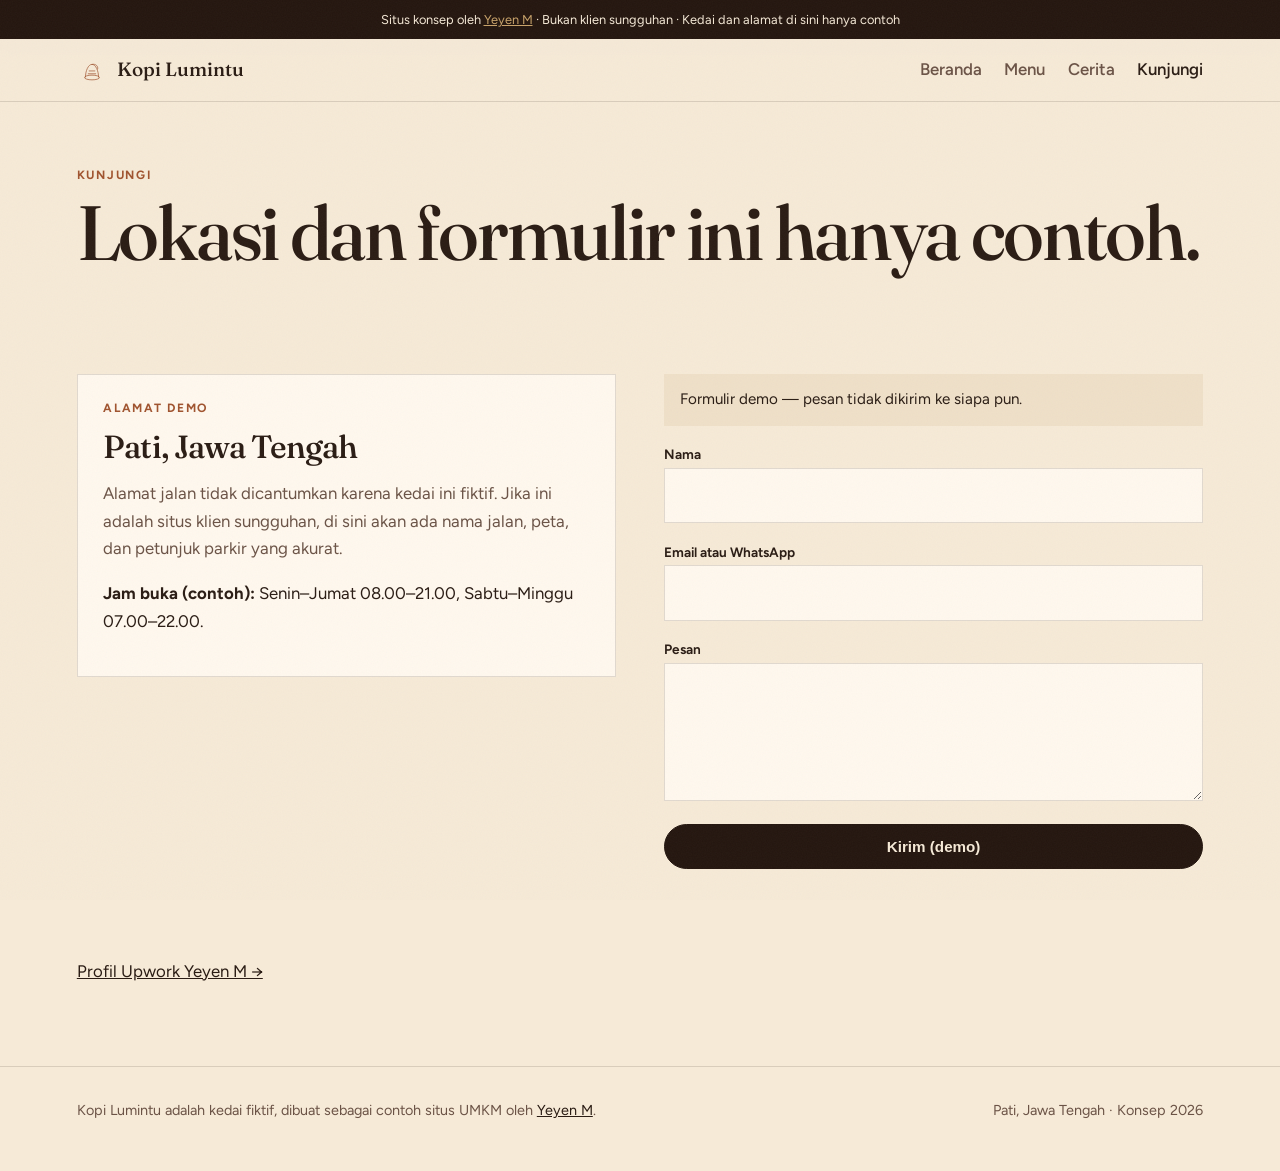
<file: cafe/kunjungi.html>
<!DOCTYPE html>
<html lang="id">
<head>
  <meta charset="utf-8">
  <meta name="viewport" content="width=device-width, initial-scale=1">
  <title>Kunjungi — Kopi Lumintu</title>
  <meta name="description" content="Halaman lokasi dan formulir demo. Kedai ini fiktif. Desainer: Yeyen M.">
  <meta name="author" content="Yeyen M">
  <link rel="icon" href="../assets/lumintu-mark.svg" type="image/svg+xml">
  <link rel="preconnect" href="https://fonts.googleapis.com">
  <link rel="preconnect" href="https://fonts.gstatic.com" crossorigin>
  <link href="https://fonts.googleapis.com/css2?family=Figtree:wght@400;500;560;650;700&family=Fraunces:ital,opsz,wght@0,9..144,400;0,9..144,500;1,9..144,400&display=swap" rel="stylesheet">
  <link rel="stylesheet" href="styles.css">
</head>
<body>
  <a class="skip" href="#main">Lewati ke isi</a>
  <div class="demo-banner">Situs konsep oleh <a href="../">Yeyen M</a> · Bukan klien sungguhan · Kedai dan alamat di sini hanya contoh</div>
  <header class="site">
    <a class="brand" href="index.html">
      <svg viewBox="0 0 64 64" fill="none" aria-hidden="true"><ellipse cx="32" cy="48" rx="16" ry="5" stroke="currentColor" stroke-width="1.5"/><path d="M18 48c0-14 6-28 14-28s14 14 14 28" stroke="currentColor" stroke-width="1.5"/><path d="M32 20c8-2 14 4 12 10" stroke="currentColor" stroke-width="1.5" stroke-linecap="round"/><path d="M26 34h12M24 40h16" stroke="currentColor" stroke-width="1.5" stroke-linecap="round"/></svg>
      Kopi Lumintu
    </a>
    <button class="nav-toggle" type="button" aria-expanded="false" aria-label="Buka menu"></button>
    <nav aria-label="Utama">
      <ul>
          <li><a href="index.html">Beranda</a></li>
          <li><a href="menu.html">Menu</a></li>
          <li><a href="cerita.html">Cerita</a></li>
          <li><a href="kunjungi.html" aria-current="page">Kunjungi</a></li>
      </ul>
    </nav>
  </header>
  <main id="main">
    <header class="page-hero">
      <p class="kicker">Kunjungi</p>
      <h1>Lokasi dan formulir ini hanya contoh.</h1>
    </header>
    <section class="split">
      <div class="visit-card">
        <p class="kicker">Alamat demo</p>
        <h2 class="display" style="font-size:2rem">Pati, Jawa Tengah</h2>
        <p class="prose">Alamat jalan tidak dicantumkan karena kedai ini fiktif. Jika ini adalah situs klien sungguhan, di sini akan ada nama jalan, peta, dan petunjuk parkir yang akurat.</p>
        <p><strong>Jam buka (contoh):</strong> Senin–Jumat 08.00–21.00, Sabtu–Minggu 07.00–22.00.</p>
      </div>
      <form class="contact" id="demo-form" action="#" method="post" novalidate>
        <div class="form-note">Formulir demo — pesan tidak dikirim ke siapa pun.</div>
        <div>
          <label for="name">Nama</label>
          <input id="name" name="name" autocomplete="name">
        </div>
        <div>
          <label for="email">Email atau WhatsApp</label>
          <input id="email" name="email" autocomplete="email">
        </div>
        <div>
          <label for="msg">Pesan</label>
          <textarea id="msg" name="msg" rows="4"></textarea>
        </div>
        <button class="btn" type="submit">Kirim (demo)</button>
        <div class="form-ok" id="form-ok" role="status">Formulir ini hanya peraga, jadi tidak ada pesan yang terkirim. Untuk menghubungi desainer situsnya, gunakan profil Upwork Yeyen M.</div>
      </form>
    </section>
    <p style="padding:0 6vw 4rem"><a href="https://www.upwork.com/freelancers/~013d0ae5dbf8b68356" rel="noopener">Profil Upwork Yeyen M →</a></p>
    <script>
      document.getElementById("demo-form").addEventListener("submit", function (e) {
        e.preventDefault();
        document.getElementById("form-ok").style.display = "block";
      });
    </script>

  </main>
  <footer class="site">
    <div>Kopi Lumintu adalah kedai fiktif, dibuat sebagai contoh situs UMKM oleh <a href="../">Yeyen M</a>.</div>
    <div>Pati, Jawa Tengah · Konsep 2026</div>
  </footer>
  <script src="nav.js"></script>
</body>
</html>
</file>
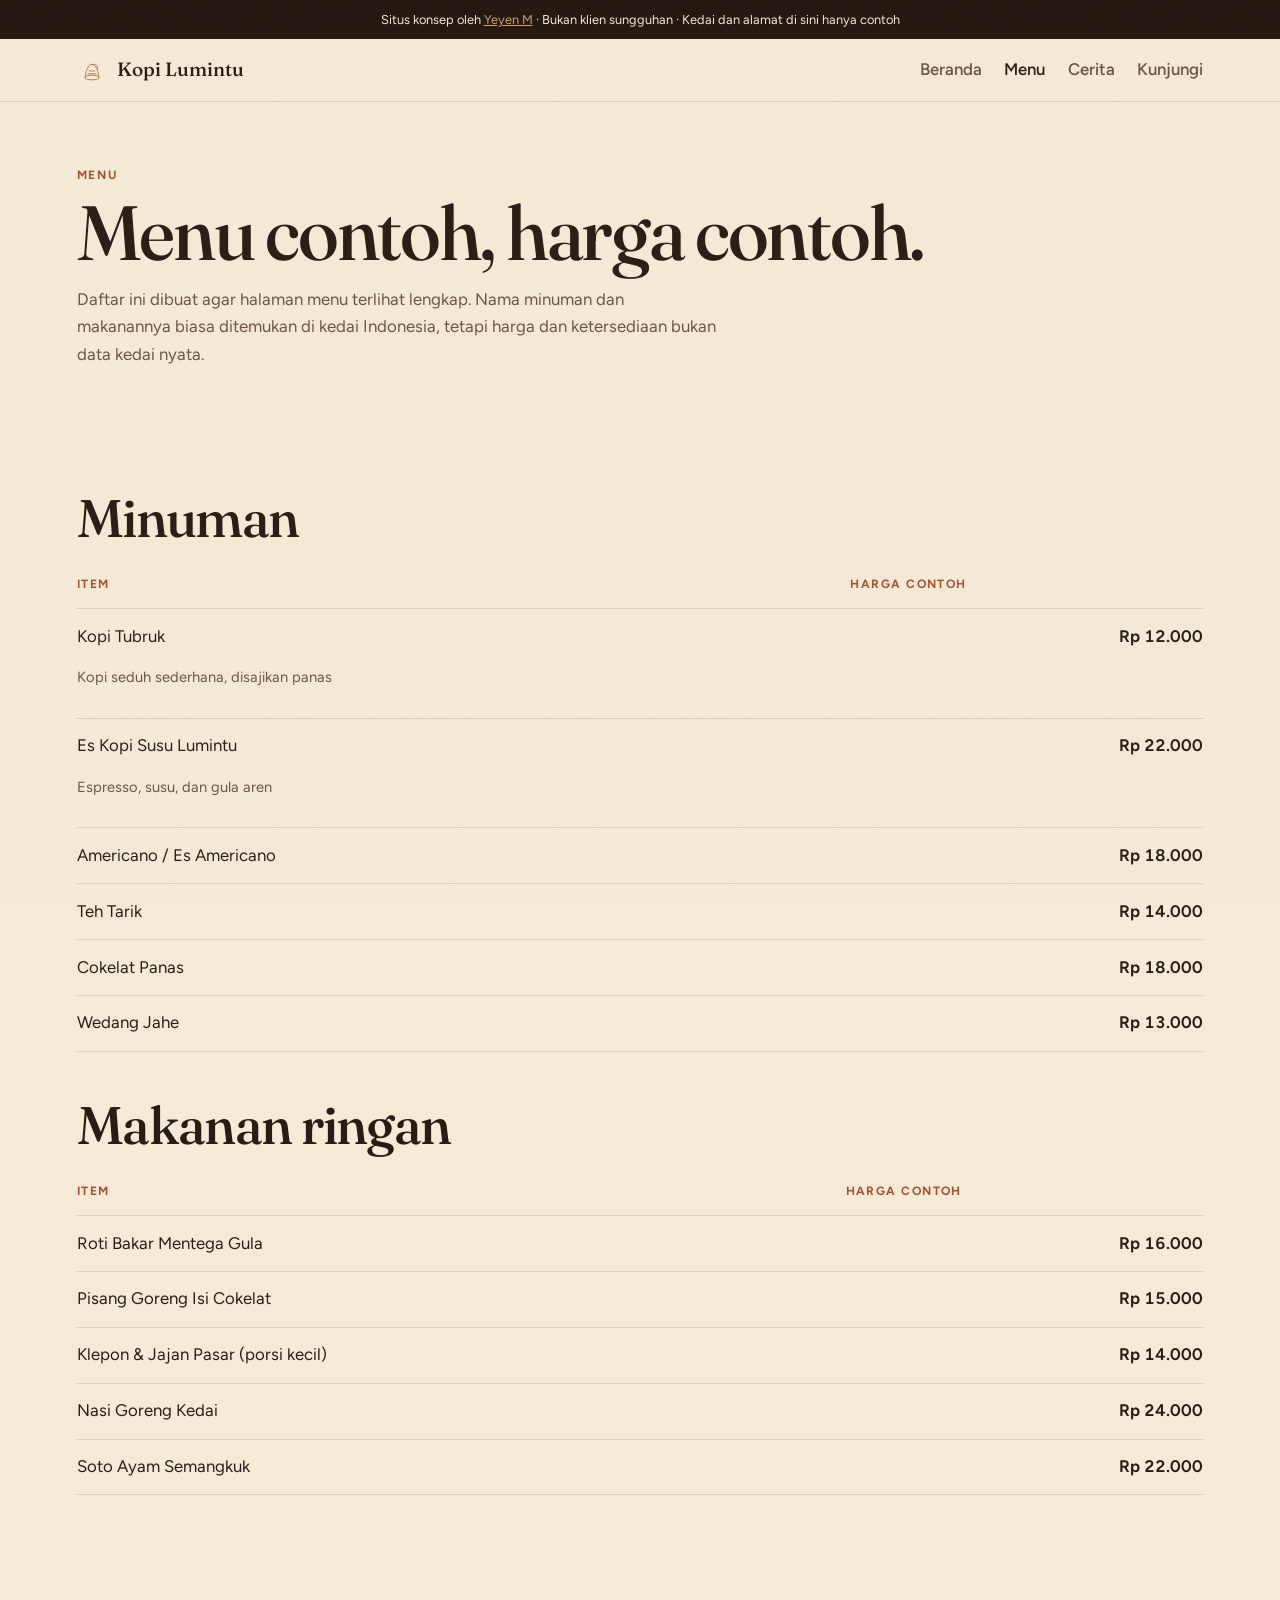
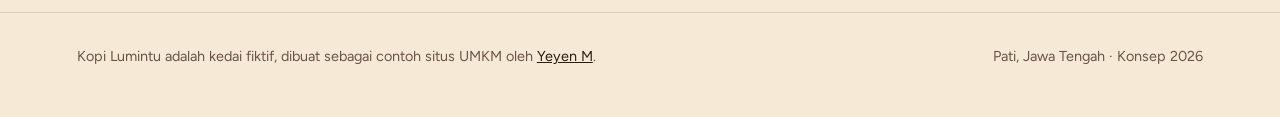
<file: cafe/menu.html>
<!DOCTYPE html>
<html lang="id">
<head>
  <meta charset="utf-8">
  <meta name="viewport" content="width=device-width, initial-scale=1">
  <title>Menu contoh — Kopi Lumintu</title>
  <meta name="description" content="Menu dan harga contoh untuk situs kedai fiktif Kopi Lumintu, karya konsep Yeyen M.">
  <meta name="author" content="Yeyen M">
  <link rel="icon" href="../assets/lumintu-mark.svg" type="image/svg+xml">
  <link rel="preconnect" href="https://fonts.googleapis.com">
  <link rel="preconnect" href="https://fonts.gstatic.com" crossorigin>
  <link href="https://fonts.googleapis.com/css2?family=Figtree:wght@400;500;560;650;700&family=Fraunces:ital,opsz,wght@0,9..144,400;0,9..144,500;1,9..144,400&display=swap" rel="stylesheet">
  <link rel="stylesheet" href="styles.css">
</head>
<body>
  <a class="skip" href="#main">Lewati ke isi</a>
  <div class="demo-banner">Situs konsep oleh <a href="../">Yeyen M</a> · Bukan klien sungguhan · Kedai dan alamat di sini hanya contoh</div>
  <header class="site">
    <a class="brand" href="index.html">
      <svg viewBox="0 0 64 64" fill="none" aria-hidden="true"><ellipse cx="32" cy="48" rx="16" ry="5" stroke="currentColor" stroke-width="1.5"/><path d="M18 48c0-14 6-28 14-28s14 14 14 28" stroke="currentColor" stroke-width="1.5"/><path d="M32 20c8-2 14 4 12 10" stroke="currentColor" stroke-width="1.5" stroke-linecap="round"/><path d="M26 34h12M24 40h16" stroke="currentColor" stroke-width="1.5" stroke-linecap="round"/></svg>
      Kopi Lumintu
    </a>
    <button class="nav-toggle" type="button" aria-expanded="false" aria-label="Buka menu"></button>
    <nav aria-label="Utama">
      <ul>
          <li><a href="index.html">Beranda</a></li>
          <li><a href="menu.html" aria-current="page">Menu</a></li>
          <li><a href="cerita.html">Cerita</a></li>
          <li><a href="kunjungi.html">Kunjungi</a></li>
      </ul>
    </nav>
  </header>
  <main id="main">
    <header class="page-hero">
      <p class="kicker">Menu</p>
      <h1>Menu contoh, harga contoh.</h1>
      <p class="prose" style="margin-top:1rem">Daftar ini dibuat agar halaman menu terlihat lengkap. Nama minuman dan makanannya biasa ditemukan di kedai Indonesia, tetapi harga dan ketersediaan bukan data kedai nyata.</p>
    </header>
    <section>
      <div class="menu-group">
        <h2 class="display">Minuman</h2>
        <table class="menu">
          <thead><tr><th>Item</th><th class="price">Harga contoh</th></tr></thead>
          <tbody>
            <tr><td>Kopi Tubruk<p class="desc">Kopi seduh sederhana, disajikan panas</p></td><td class="price">Rp 12.000</td></tr>
            <tr><td>Es Kopi Susu Lumintu<p class="desc">Espresso, susu, dan gula aren</p></td><td class="price">Rp 22.000</td></tr>
            <tr><td>Americano / Es Americano</td><td class="price">Rp 18.000</td></tr>
            <tr><td>Teh Tarik</td><td class="price">Rp 14.000</td></tr>
            <tr><td>Cokelat Panas</td><td class="price">Rp 18.000</td></tr>
            <tr><td>Wedang Jahe</td><td class="price">Rp 13.000</td></tr>
          </tbody>
        </table>
      </div>
      <div class="menu-group">
        <h2 class="display">Makanan ringan</h2>
        <table class="menu">
          <thead><tr><th>Item</th><th class="price">Harga contoh</th></tr></thead>
          <tbody>
            <tr><td>Roti Bakar Mentega Gula</td><td class="price">Rp 16.000</td></tr>
            <tr><td>Pisang Goreng Isi Cokelat</td><td class="price">Rp 15.000</td></tr>
            <tr><td>Klepon &amp; Jajan Pasar (porsi kecil)</td><td class="price">Rp 14.000</td></tr>
            <tr><td>Nasi Goreng Kedai</td><td class="price">Rp 24.000</td></tr>
            <tr><td>Soto Ayam Semangkuk</td><td class="price">Rp 22.000</td></tr>
          </tbody>
        </table>
      </div>
    </section>

  </main>
  <footer class="site">
    <div>Kopi Lumintu adalah kedai fiktif, dibuat sebagai contoh situs UMKM oleh <a href="../">Yeyen M</a>.</div>
    <div>Pati, Jawa Tengah · Konsep 2026</div>
  </footer>
  <script src="nav.js"></script>
</body>
</html>
</file>
<file: styles.css>
/* Yeyen M — portfolio hub */
:root {
  --bg: #f4f1ea;
  --bg-2: #ece7dc;
  --ink: #171411;
  --muted: #6a635b;
  --line: rgba(23, 20, 17, 0.12);
  --accent: #c24a16;
  --accent-2: #8a3310;
  --paper: #fffcf6;
  --serif: "Newsreader", "Iowan Old Style", Georgia, serif;
  --sans: "Plus Jakarta Sans", ui-sans-serif, system-ui, sans-serif;
  --shadow: 0 20px 50px rgba(23, 20, 17, 0.08);
}
* { box-sizing: border-box; }
html { scroll-behavior: smooth; }
html, body { margin: 0; padding: 0; }
body {
  font-family: var(--sans);
  background: var(--bg);
  color: var(--ink);
  line-height: 1.6;
  font-size: 1.05rem;
  -webkit-font-smoothing: antialiased;
}
img, svg { display: block; max-width: 100%; }
a { color: inherit; }
.skip {
  position: absolute; left: -999px; top: 0;
  background: var(--ink); color: var(--bg); padding: 0.6rem 1rem;
}
.skip:focus { left: 0.5rem; top: 0.5rem; z-index: 20; }
.demo-banner {
  background: var(--ink);
  color: var(--bg);
  font-size: 0.8rem;
  letter-spacing: 0.04em;
  text-align: center;
  padding: 0.55rem 1rem;
}
.demo-banner a { color: #ffd2bf; }
header.site {
  display: flex;
  align-items: center;
  justify-content: space-between;
  gap: 1rem;
  padding: 1.1rem 6vw;
  border-bottom: 1px solid var(--line);
  position: sticky; top: 0; z-index: 10;
  background: rgba(244, 241, 234, 0.9);
  backdrop-filter: blur(12px);
}
.brand {
  display: flex; align-items: center; gap: 0.7rem;
  text-decoration: none; font-weight: 650; letter-spacing: -0.02em;
}
.brand svg { width: 28px; height: 28px; color: var(--accent); }
nav ul { display: flex; gap: 1.4rem; list-style: none; margin: 0; padding: 0; }
nav a { text-decoration: none; font-size: 0.92rem; color: var(--muted); }
nav a:hover, nav a:focus { color: var(--ink); }
nav .btn { display: none; }
.btn {
  display: inline-flex; align-items: center; justify-content: center;
  text-decoration: none; border: 1px solid var(--ink);
  padding: 0.75rem 1.15rem; border-radius: 999px;
  font-weight: 600; font-size: 0.92rem;
  transition: 0.2s ease;
}
.btn.solid { background: var(--ink); color: var(--bg); }
.btn.solid:hover { background: var(--accent); border-color: var(--accent); }
.btn.ghost:hover { background: var(--ink); color: var(--bg); }
.hero {
  padding: 6.5rem 6vw 4.5rem;
  display: grid;
  grid-template-columns: 1.4fr 0.8fr;
  gap: 3rem;
  align-items: end;
  border-bottom: 1px solid var(--line);
}
.eyebrow {
  font-size: 0.78rem; letter-spacing: 0.16em; text-transform: uppercase;
  color: var(--accent-2); font-weight: 650; margin: 0 0 1rem;
}
.hero h1 {
  font-family: var(--serif);
  font-weight: 400;
  font-size: clamp(2.6rem, 7vw, 5.4rem);
  line-height: 0.95;
  letter-spacing: -0.03em;
  margin: 0 0 1.4rem;
}
.lede { font-size: 1.15rem; color: var(--muted); max-width: 38rem; margin: 0 0 2rem; }
.hero-actions { display: flex; flex-wrap: wrap; gap: 0.7rem; }
.hero-aside {
  background: var(--paper);
  border: 1px solid var(--line);
  padding: 1.4rem 1.5rem;
  box-shadow: var(--shadow);
}
.hero-aside dt { font-size: 0.75rem; letter-spacing: 0.12em; text-transform: uppercase; color: var(--muted); }
.hero-aside dd { margin: 0 0 1rem; font-weight: 600; }
.hero-aside dd:last-child { margin: 0; }
section { padding: 4.5rem 6vw; }
.section-head {
  display: flex; justify-content: space-between; align-items: end;
  gap: 1rem; margin-bottom: 2rem;
}
.section-head h2 {
  font-family: var(--serif); font-weight: 400;
  font-size: clamp(2rem, 4vw, 3rem); letter-spacing: -0.03em; margin: 0;
}
.grid {
  display: grid;
  grid-template-columns: repeat(2, 1fr);
  gap: 1.2rem;
}
.card {
  background: var(--paper);
  border: 1px solid var(--line);
  text-decoration: none;
  overflow: hidden;
  display: flex; flex-direction: column;
  min-height: 22rem;
  transition: transform 0.25s ease, box-shadow 0.25s ease;
}
.card:hover, .card:focus {
  transform: translateY(-4px);
  box-shadow: var(--shadow);
}
.card-visual {
  height: 12.5rem;
  position: relative;
  overflow: hidden;
}
.card-visual span.tag {
  position: absolute; top: 0.8rem; left: 0.8rem;
  background: var(--paper); color: var(--ink);
  font-size: 0.7rem; letter-spacing: 0.08em; text-transform: uppercase;
  padding: 0.3rem 0.55rem; font-weight: 700;
}
.card-body { padding: 1.2rem 1.3rem 1.5rem; }
.card-body h3 { margin: 0 0 0.4rem; font-size: 1.25rem; letter-spacing: -0.02em; }
.card-body p { margin: 0; color: var(--muted); font-size: 0.95rem; }
.v-agency {
  background:
    radial-gradient(circle at 20% 80%, #c4784a 0, transparent 42%),
    radial-gradient(circle at 80% 20%, #1d3a4a 0, transparent 45%),
    linear-gradient(160deg, #101418, #2a333c);
}
.v-cafe {
  background:
    radial-gradient(circle at 70% 30%, #e8c9a0 0, transparent 40%),
    linear-gradient(200deg, #3a2116, #7a4a2c 55%, #d9b080);
}
.v-toko {
  background:
    linear-gradient(135deg, #0f3d36, #1d6b5c 50%, #c8e6d0);
}
.v-sumeh {
  background:
    radial-gradient(circle at 30% 30%, #ffe08a 0, transparent 36%),
    linear-gradient(160deg, #1a1460, #4a2ea0);
}
.about {
  display: grid; grid-template-columns: 0.8fr 1.2fr; gap: 3rem;
  border-top: 1px solid var(--line);
}
.about p { color: var(--muted); max-width: 42rem; }
.note {
  margin-top: 1.5rem; padding: 1rem 1.1rem;
  background: var(--bg-2); border-left: 3px solid var(--accent);
  font-size: 0.95rem;
}
footer.site {
  padding: 2rem 6vw 3rem;
  border-top: 1px solid var(--line);
  display: flex; justify-content: space-between; gap: 1rem; flex-wrap: wrap;
  color: var(--muted); font-size: 0.9rem;
}
footer.site a { color: var(--ink); }
@media (max-width: 860px) {
  .hero, .about, .grid { grid-template-columns: 1fr; }
  .hero { padding-top: 3.5rem; }
  nav ul { display: none; }
  header.site .btn { display: none; }
  .card { min-height: 0; }
}

.nav-toggle {
  display: none; background: none; border: 1px solid var(--line);
  width: 2.5rem; height: 2.5rem; cursor: pointer; position: relative;
}
.nav-toggle::before {
  content: ""; display: block; width: 1.05rem; height: 1.5px; margin: 0 auto;
  background: var(--ink); box-shadow: 0 6px var(--ink), 0 -6px var(--ink);
}
@media (max-width: 860px) {
  .nav-toggle { display: block; }
  header.site { position: sticky; }
  header.site nav {
    display: none; position: absolute; left: 0; right: 0; top: 100%;
    background: var(--bg); border-bottom: 1px solid var(--line);
    padding: 1rem 6vw 1.3rem;
  }
  header.site nav.open { display: block; }
  header.site nav ul { display: flex; flex-direction: column; gap: 0.8rem; }
  header.site nav .btn { display: inline-flex; margin-top: 0.4rem; }
  header.site > .btn { display: none; }
}
</file>
<file: agency/styles.css>
/* Arunika — concept demo agency site */
:root {
  --ink: #0f1418;
  --ink-soft: #2a333b;
  --paper: #f4f0e6;
  --paper-2: #e7e1d2;
  --copper: #c27543;
  --copper-deep: #9a5428;
  --mist: #6d767e;
  --line: rgba(15, 20, 24, 0.12);
  --line-strong: rgba(15, 20, 24, 0.22);
  --serif: "Fraunces", "Iowan Old Style", Georgia, serif;
  --sans: "Outfit", ui-sans-serif, system-ui, sans-serif;
}
* { box-sizing: border-box; }
html { scroll-behavior: smooth; }
html, body { margin: 0; }
body {
  font-family: var(--sans);
  background: var(--paper);
  color: var(--ink);
  line-height: 1.65;
  font-size: 1.05rem;
  -webkit-font-smoothing: antialiased;
}
img, svg { max-width: 100%; display: block; }
a { color: inherit; }
.skip { position: absolute; left: -999px; }
.skip:focus { left: 0.5rem; top: 0.5rem; z-index: 30; background: var(--ink); color: var(--paper); padding: .6rem 1rem; }
.demo-banner {
  background: var(--ink); color: var(--paper);
  text-align: center; font-size: 0.78rem; letter-spacing: 0.08em;
  text-transform: uppercase; padding: 0.55rem 1rem;
}
.demo-banner a { color: #efc2a0; }
header.site {
  display: flex; align-items: center; justify-content: space-between;
  padding: 1rem 6vw; border-bottom: 1px solid var(--line);
  position: sticky; top: 0; z-index: 20;
  background: rgba(244, 240, 230, 0.92);
  backdrop-filter: blur(14px);
}
.brand { display: flex; align-items: center; gap: 0.7rem; text-decoration: none; font-weight: 600; letter-spacing: 0.12em; text-transform: uppercase; font-size: 0.86rem; }
.brand svg { width: 28px; height: 28px; color: var(--copper-deep); }
nav ul { display: flex; gap: 1.5rem; list-style: none; margin: 0; padding: 0; }
nav a { text-decoration: none; font-size: 0.92rem; color: var(--ink-soft); }
nav a[aria-current="page"], nav a:hover { color: var(--ink); }
.nav-toggle {
  display: none; background: none; border: 1px solid var(--line-strong);
  width: 2.5rem; height: 2.5rem; border-radius: 0;
}
.btn {
  display: inline-flex; align-items: center; justify-content: center;
  text-decoration: none; border: 1px solid var(--ink);
  padding: 0.85rem 1.25rem; font-size: 0.88rem; letter-spacing: 0.06em;
  text-transform: uppercase; font-weight: 580; transition: 0.2s ease;
  background: transparent; color: var(--ink); cursor: pointer;
}
.btn.solid { background: var(--ink); color: var(--paper); }
.btn.solid:hover { background: var(--copper-deep); border-color: var(--copper-deep); }
.btn:hover { background: var(--ink); color: var(--paper); }
.hero {
  min-height: calc(100svh - 6.2rem);
  display: grid; align-items: end;
  padding: 5rem 6vw 4rem;
  background:
    radial-gradient(ellipse at 85% 10%, rgba(194,117,67,.28), transparent 45%),
    linear-gradient(180deg, #f4f0e6 0%, #ece6d5 100%);
  border-bottom: 1px solid var(--line);
}
.hero .eyebrow { letter-spacing: 0.18em; text-transform: uppercase; font-size: 0.75rem; color: var(--copper-deep); font-weight: 650; margin: 0 0 1.2rem; }
.hero h1 {
  font-family: var(--serif);
  font-weight: 400;
  font-size: clamp(3rem, 8vw, 6.6rem);
  line-height: 0.92;
  letter-spacing: -0.035em;
  margin: 0 0 1.6rem;
  max-width: 16ch;
}
.hero h1 em { font-style: italic; color: var(--copper-deep); }
.hero .row { display: flex; justify-content: space-between; gap: 2rem; align-items: end; flex-wrap: wrap; }
.hero p { max-width: 34rem; margin: 0; color: var(--ink-soft); font-size: 1.15rem; }
section { padding: 5rem 6vw; }
.kicker { letter-spacing: 0.16em; text-transform: uppercase; font-size: 0.75rem; color: var(--copper-deep); font-weight: 650; margin: 0 0 0.8rem; }
h2.display {
  font-family: var(--serif); font-weight: 400;
  font-size: clamp(2.1rem, 4.5vw, 3.6rem);
  letter-spacing: -0.03em; line-height: 1.05; margin: 0 0 1.2rem;
}
.split { display: grid; grid-template-columns: 0.9fr 1.1fr; gap: 3rem; align-items: start; }
.services { display: grid; grid-template-columns: repeat(3, 1fr); gap: 1px; background: var(--line-strong); border: 1px solid var(--line-strong); }
.service { background: var(--paper); padding: 1.6rem 1.5rem 2rem; }
.service h3 { margin: 0 0 0.6rem; font-size: 1.2rem; letter-spacing: -0.02em; }
.service p { margin: 0; color: var(--mist); }
.num { font-family: var(--serif); font-size: 1.6rem; color: var(--copper); display: block; margin-bottom: 1rem; }
.work-list { display: grid; gap: 1px; background: var(--line); border-top: 1px solid var(--line); border-bottom: 1px solid var(--line); }
.work-item {
  display: grid; grid-template-columns: 1fr 1.2fr auto; gap: 1.5rem;
  align-items: center; padding: 1.8rem 0; text-decoration: none;
  background: var(--paper);
}
.work-item + .work-item { border-top: 1px solid var(--line); }
.work-item strong { font-size: 1.35rem; letter-spacing: -0.02em; }
.work-item span.meta { color: var(--mist); font-size: 0.9rem; }
.work-item:hover strong { color: var(--copper-deep); }
.panel {
  background: var(--ink); color: var(--paper);
  padding: 5rem 6vw;
}
.panel h2 { color: var(--paper); }
.panel p { color: #c9c3b6; max-width: 40rem; }
.steps { display: grid; grid-template-columns: repeat(4, 1fr); gap: 1.5rem; margin-top: 2.5rem; }
.steps h3 { margin: 0 0 0.5rem; font-size: 1.05rem; }
.steps p { margin: 0; color: #b8b2a6; font-size: 0.95rem; }
form.contact { display: grid; gap: 1rem; max-width: 36rem; }
label { font-size: 0.85rem; font-weight: 600; }
input, textarea, select {
  width: 100%; padding: 0.85rem 0.9rem; border: 1px solid var(--line-strong);
  background: #fffaf0; font: inherit; color: var(--ink);
}
input:focus, textarea:focus { outline: 2px solid var(--copper); outline-offset: 1px; }
.form-note, .form-ok {
  background: var(--paper-2); padding: 0.9rem 1rem; font-size: 0.95rem;
}
.form-ok { display: none; border-left: 3px solid var(--copper-deep); }
footer.site {
  padding: 2.2rem 6vw 3rem; border-top: 1px solid var(--line);
  display: flex; justify-content: space-between; gap: 1rem; flex-wrap: wrap;
  color: var(--mist); font-size: 0.9rem;
}
footer.site a { color: var(--ink); }
.page-hero { padding: 4.5rem 6vw 2.5rem; border-bottom: 1px solid var(--line); }
.page-hero h1 {
  font-family: var(--serif); font-weight: 400;
  font-size: clamp(2.6rem, 6vw, 5rem);
  letter-spacing: -0.03em; line-height: 0.95; margin: 0.4rem 0 0;
  max-width: 16ch;
}
.prose { max-width: 42rem; }
.prose p { color: var(--ink-soft); }
.case {
  display: grid; grid-template-columns: 0.7fr 1.3fr; gap: 2rem;
  padding: 3rem 0; border-bottom: 1px solid var(--line);
}
.case .label { font-size: 0.75rem; letter-spacing: 0.12em; text-transform: uppercase; color: var(--copper-deep); font-weight: 650; }
.swatch-row { display: flex; gap: 0.5rem; margin: 1rem 0; }
.swatch { width: 2.4rem; height: 2.4rem; border: 1px solid var(--line); }
@media (max-width: 860px) {
  .split, .services, .steps, .work-item, .case { grid-template-columns: 1fr; }
  .nav-toggle { display: block; }
  nav {
    display: none; position: absolute; left: 0; right: 0; top: 100%;
    background: var(--paper); border-bottom: 1px solid var(--line);
    padding: 1rem 6vw 1.4rem;
  }
  nav.open { display: block; }
  nav ul { flex-direction: column; gap: 0.8rem; }
  .hero { min-height: auto; padding-top: 3.2rem; }
}

.nav-toggle { position: relative; cursor: pointer; }
.nav-toggle::before {
  content: "";
  display: block;
  width: 1.05rem;
  height: 1.5px;
  margin: 0 auto;
  background: var(--ink);
  box-shadow: 0 6px var(--ink), 0 -6px var(--ink);
}
</file>
<file: cafe/styles.css>
/* Kopi Lumintu — concept demo cafe site */
:root {
  --bean: #24160f;
  --bean-soft: #3a2419;
  --cream: #f6ead7;
  --foam: #fff8ee;
  --clay: #a0532e;
  --leaf: #3f5c3a;
  --tan: #c9a36a;
  --ink: #2a1c14;
  --muted: #6b5346;
  --line: rgba(42, 28, 20, 0.14);
  --serif: "Fraunces", "Iowan Old Style", Georgia, serif;
  --sans: "Figtree", ui-sans-serif, system-ui, sans-serif;
}
* { box-sizing: border-box; }
html { scroll-behavior: smooth; }
html, body { margin: 0; }
body {
  font-family: var(--sans);
  background: var(--cream);
  color: var(--ink);
  line-height: 1.65;
  font-size: 1.05rem;
  -webkit-font-smoothing: antialiased;
}
body::before {
  content: "";
  pointer-events: none;
  position: fixed; inset: 0;
  opacity: 0.045;
  background-image: url("data:image/svg+xml,%3Csvg xmlns='http://www.w3.org/2000/svg' width='140' height='140'%3E%3Cfilter id='n'%3E%3CfeTurbulence type='fractalNoise' baseFrequency='.8' numOctaves='2'/%3E%3C/filter%3E%3Crect width='140' height='140' filter='url(%23n)' opacity='.85'/%3E%3C/svg%3E");
  z-index: 50;
}
img, svg { max-width: 100%; display: block; }
a { color: inherit; }
.skip { position: absolute; left: -999px; }
.skip:focus { left: .5rem; top: .5rem; z-index: 60; background: var(--bean); color: var(--cream); padding: .6rem 1rem; }
.demo-banner {
  background: var(--bean); color: var(--cream);
  text-align: center; font-size: 0.8rem; padding: 0.55rem 1rem;
}
.demo-banner a { color: var(--tan); }
header.site {
  display: flex; align-items: center; justify-content: space-between;
  padding: 0.95rem 6vw; position: sticky; top: 0; z-index: 20;
  background: rgba(246, 234, 215, 0.92);
  backdrop-filter: blur(12px);
  border-bottom: 1px solid var(--line);
}
.brand { display: flex; align-items: center; gap: 0.65rem; text-decoration: none; font-family: var(--serif); font-size: 1.2rem; font-weight: 500; }
.brand svg { width: 30px; height: 30px; color: var(--clay); }
nav ul { display: flex; gap: 1.4rem; list-style: none; margin: 0; padding: 0; }
nav a { text-decoration: none; color: var(--muted); font-weight: 560; }
nav a[aria-current="page"], nav a:hover { color: var(--ink); }
.nav-toggle {
  display: none; background: none; border: 1px solid var(--line);
  width: 2.5rem; height: 2.5rem; cursor: pointer; position: relative;
}
.nav-toggle::before {
  content: ""; display: block; width: 1.05rem; height: 1.5px; margin: 0 auto;
  background: var(--ink); box-shadow: 0 6px var(--ink), 0 -6px var(--ink);
}
.btn {
  display: inline-flex; align-items: center; justify-content: center;
  text-decoration: none; border: 1px solid var(--bean);
  background: var(--bean); color: var(--cream);
  padding: 0.8rem 1.2rem; border-radius: 999px; font-weight: 650;
  font-size: 0.95rem; transition: 0.2s ease;
}
.btn.ghost { background: transparent; color: var(--bean); }
.btn:hover { background: var(--clay); border-color: var(--clay); color: var(--foam); }
.hero {
  padding: 3.2rem 6vw 4rem;
  display: grid;
  grid-template-columns: minmax(0, 1fr) minmax(0, 1.15fr);
  gap: 3rem;
  align-items: center;
  background:
    radial-gradient(circle at 12% 20%, rgba(201,163,106,.4), transparent 35%),
    linear-gradient(180deg, #f6ead7 0%, #ead4b4 100%);
  border-bottom: 1px solid var(--line);
}
.hero p.kicker { letter-spacing: 0.16em; text-transform: uppercase; font-size: 0.75rem; color: var(--clay); font-weight: 700; margin: 0 0 1rem; }
.hero h1 {
  font-family: var(--serif); font-weight: 500;
  font-size: clamp(2.6rem, 5.6vw, 4.8rem);
  line-height: 0.92; letter-spacing: -0.03em;
  margin: 0 0 1.3rem; max-width: 12ch;
}
.hero h1 em { font-style: italic; font-weight: 400; }
.hero .lede { max-width: 34rem; color: var(--muted); font-size: 1.15rem; }
.hero-actions { display: flex; flex-wrap: wrap; gap: 0.7rem; margin-top: 1.8rem; }
.hero-visual { margin: 0; }
.hero-visual img {
  width: 100%;
  height: auto;
  box-shadow: 0 18px 44px rgba(36, 22, 15, 0.16);
}
section { padding: 4.5rem 6vw; }
h2.display {
  font-family: var(--serif); font-weight: 500;
  font-size: clamp(2rem, 4.5vw, 3.3rem);
  letter-spacing: -0.03em; line-height: 1.05; margin: 0 0 1rem;
}
.kicker { letter-spacing: 0.14em; text-transform: uppercase; font-size: 0.75rem; color: var(--clay); font-weight: 700; margin: 0 0 0.7rem; }
.split { display: grid; grid-template-columns: 1fr 1fr; gap: 3rem; align-items: start; }
.hours {
  background: var(--bean); color: var(--cream);
  padding: 2rem 1.8rem;
}
.hours h3 { font-family: var(--serif); font-weight: 500; margin: 0 0 1rem; font-size: 1.6rem; }
.hours dl { display: grid; grid-template-columns: 1fr auto; gap: 0.45rem 1rem; margin: 0; }
.hours dt, .hours dd { margin: 0; }
.hours .note { margin-top: 1.1rem; color: var(--tan); font-size: 0.9rem; }
.menu { width: 100%; border-collapse: collapse; }
.menu th, .menu td { text-align: left; padding: 0.85rem 0; border-bottom: 1px solid var(--line); vertical-align: baseline; }
.menu th { font-size: 0.75rem; letter-spacing: 0.12em; text-transform: uppercase; color: var(--clay); }
.menu td.price { text-align: right; font-variant-numeric: tabular-nums; white-space: nowrap; font-weight: 650; }
.menu .desc { color: var(--muted); font-size: 0.92rem; }
.menu-group { margin: 0 0 2.8rem; }
.page-hero { padding: 4rem 6vw 2rem; }
.page-hero h1 {
  font-family: var(--serif); font-weight: 500;
  font-size: clamp(2.6rem, 6vw, 4.8rem);
  letter-spacing: -0.03em; line-height: 0.95; margin: 0.3rem 0 0;
}
.prose { max-width: 40rem; color: var(--muted); }
.visit-card {
  background: var(--foam); border: 1px solid var(--line); padding: 1.5rem 1.6rem;
}
form.contact { display: grid; gap: 0.9rem; }
label { font-size: 0.85rem; font-weight: 650; }
input, textarea {
  width: 100%; padding: 0.8rem 0.9rem; border: 1px solid var(--line);
  background: var(--foam); font: inherit; color: var(--ink);
}
.form-note, .form-ok { background: #efe0c8; padding: 0.85rem 1rem; font-size: 0.95rem; }
.form-ok { display: none; border-left: 3px solid var(--leaf); }
footer.site {
  padding: 2rem 6vw 3rem; border-top: 1px solid var(--line);
  display: flex; justify-content: space-between; gap: 1rem; flex-wrap: wrap;
  color: var(--muted); font-size: 0.9rem;
}
footer.site a { color: var(--ink); }
@media (max-width: 860px) {
  .split { grid-template-columns: 1fr; }
  .nav-toggle { display: block; }
  nav {
    display: none; position: absolute; left: 0; right: 0; top: 100%;
    background: var(--cream); border-bottom: 1px solid var(--line);
    padding: 1rem 6vw 1.3rem;
  }
  nav.open { display: block; }
  nav ul { flex-direction: column; gap: 0.7rem; }
  .hero {
    grid-template-columns: 1fr;
    padding: 1.6rem 6vw 3.2rem;
    gap: 1.6rem;
  }
  .hero-visual { order: -1; }
  .hero h1 { font-size: clamp(2.6rem, 12vw, 3.6rem); }
}
</file>
